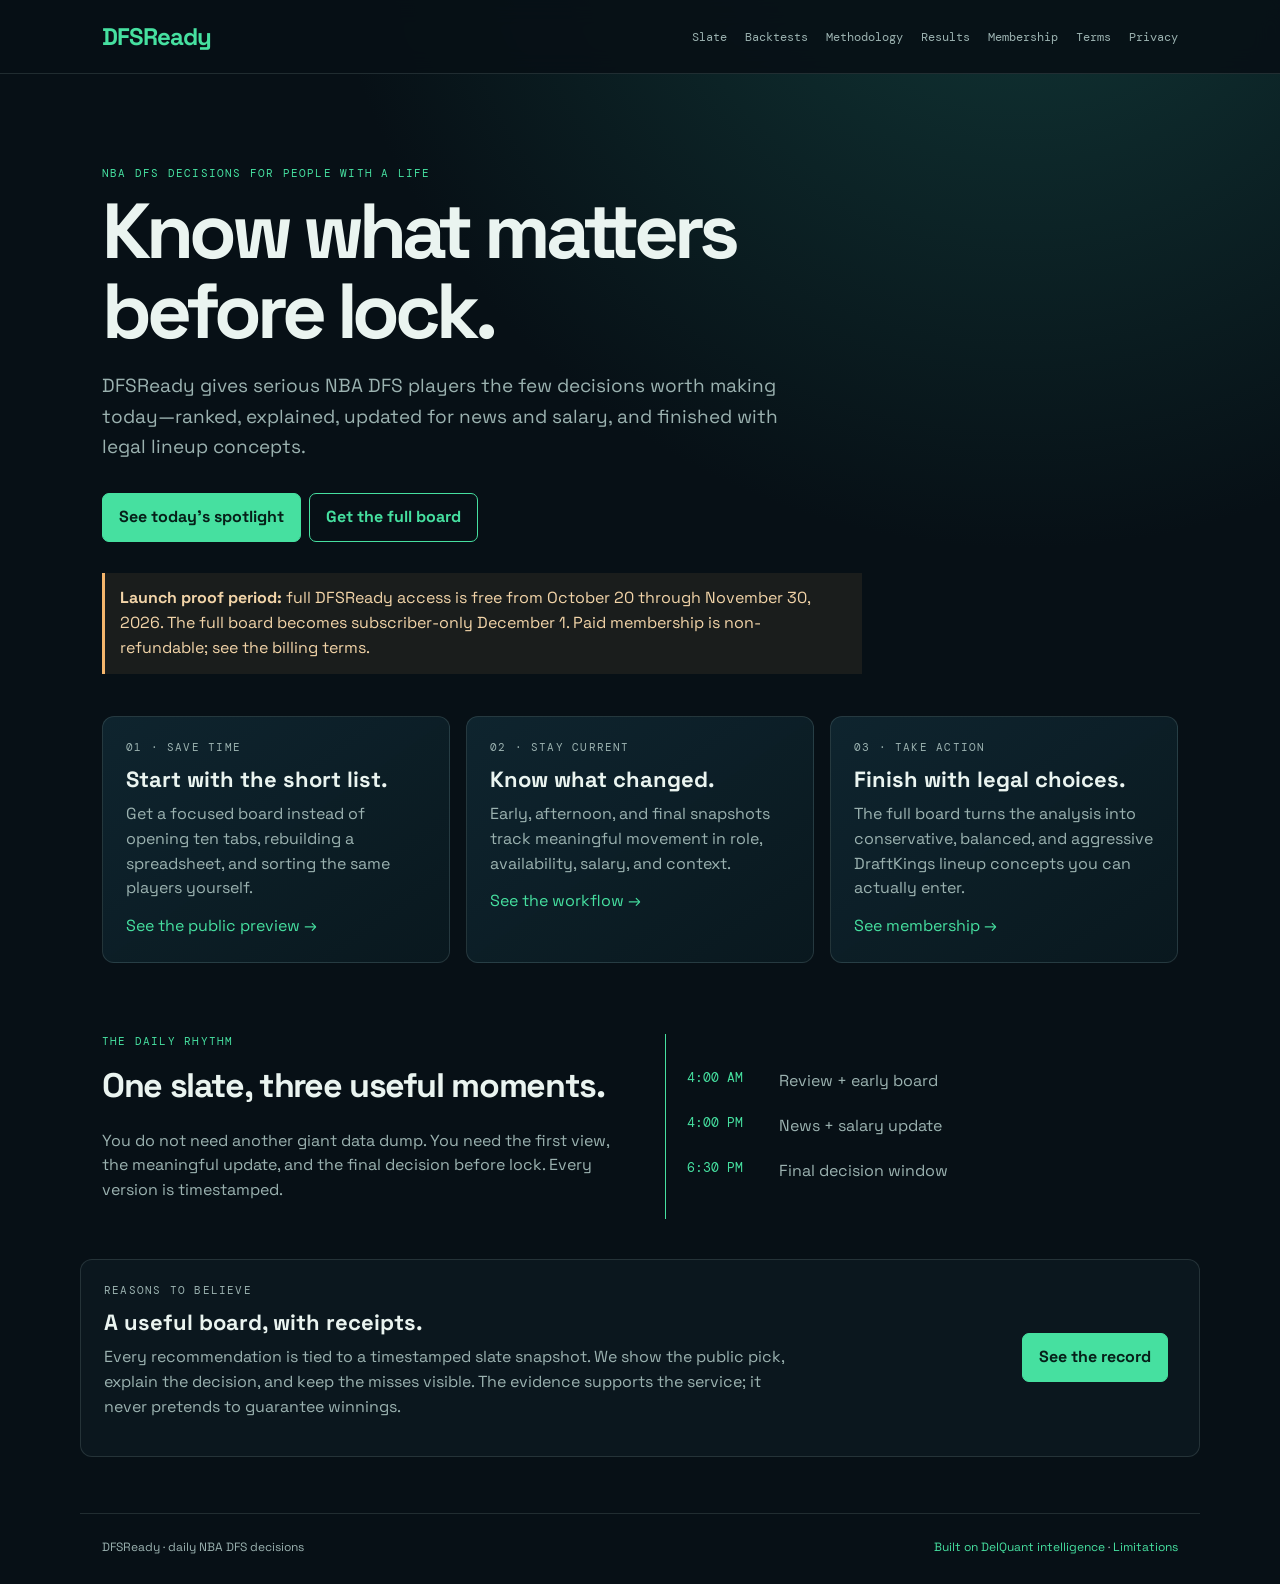
<file: index.html>
<!doctype html>
<html lang="en">
<head>
  <meta charset="utf-8"><meta name="viewport" content="width=device-width,initial-scale=1">
  <title>DFSReady — Spend less time building your NBA DFS slate</title>
  <meta name="description" content="DFSReady gives serious NBA DFS players the decisions worth making today, updated for news and salary and finished with legal lineup concepts.">
  <script defer src="https://analytics.randbalgolabs.com/script.js" data-website-id="e78b34ad-3c8b-4d5d-8131-98329f77ed56"></script>
  <link rel="stylesheet" href="assets/style.css">
</head>
<body>
<header class="site-header"><div class="bar"><a class="brand" href="index.html">DFSReady</a><nav><a href="slate.html">Slate</a><a href="backtests.html">Backtests</a><a href="methodology.html">Methodology</a><a href="results.html">Results</a><a href="premium.html">Membership</a><a href="terms.html">Terms</a><a href="privacy.html">Privacy</a></nav></div></header>
<main>
  <section class="hero wrap">
    <p class="eyebrow">NBA DFS DECISIONS FOR PEOPLE WITH A LIFE</p>
    <h1>Know what matters before lock.</h1>
    <p class="lede">DFSReady gives serious NBA DFS players the few decisions worth making today—ranked, explained, updated for news and salary, and finished with legal lineup concepts.</p>
    <div class="actions"><a class="cta" href="slate.html">See today’s spotlight</a><a class="cta secondary" href="premium.html">Get the full board</a></div>
    <div class="notice"><strong>Launch proof period:</strong> full DFSReady access is free from October 20 through November 30, 2026. The full board becomes subscriber-only December 1. Paid membership is non-refundable; see the billing terms.</div>
  </section>
  <section class="wrap grid three">
    <article class="card"><p class="eyebrow">01 · Save time</p><h2>Start with the short list.</h2><p>Get a focused board instead of opening ten tabs, rebuilding a spreadsheet, and sorting the same players yourself.</p><a href="slate.html">See the public preview →</a></article>
    <article class="card"><p class="eyebrow">02 · Stay current</p><h2>Know what changed.</h2><p>Early, afternoon, and final snapshots track meaningful movement in role, availability, salary, and context.</p><a href="methodology.html">See the workflow →</a></article>
    <article class="card"><p class="eyebrow">03 · Take action</p><h2>Finish with legal choices.</h2><p>The full board turns the analysis into conservative, balanced, and aggressive DraftKings lineup concepts you can actually enter.</p><a href="premium.html">See membership →</a></article>
  </section>
  <section class="wrap split">
    <div><p class="eyebrow">THE DAILY RHYTHM</p><h2>One slate, three useful moments.</h2><p class="muted">You do not need another giant data dump. You need the first view, the meaningful update, and the final decision before lock. Every version is timestamped.</p></div>
    <div class="timeline"><div><b>4:00 AM</b><span>Review + early board</span></div><div><b>4:00 PM</b><span>News + salary update</span></div><div><b>6:30 PM</b><span>Final decision window</span></div></div>
  </section>
  <section class="wrap card dark-card"><div><p class="eyebrow">REASONS TO BELIEVE</p><h2>A useful board, with receipts.</h2><p>Every recommendation is tied to a timestamped slate snapshot. We show the public pick, explain the decision, and keep the misses visible. The evidence supports the service; it never pretends to guarantee winnings.</p></div><a class="cta" href="results.html">See the record</a></section>
</main>
<footer><div class="wrap footer-grid"><span>DFSReady · daily NBA DFS decisions</span><span><a href="https://delquant.com" target="_blank" rel="noreferrer">Built on DelQuant intelligence</a> · <a href="legal.html">Limitations</a></span></div></footer>
</body></html>
</file>
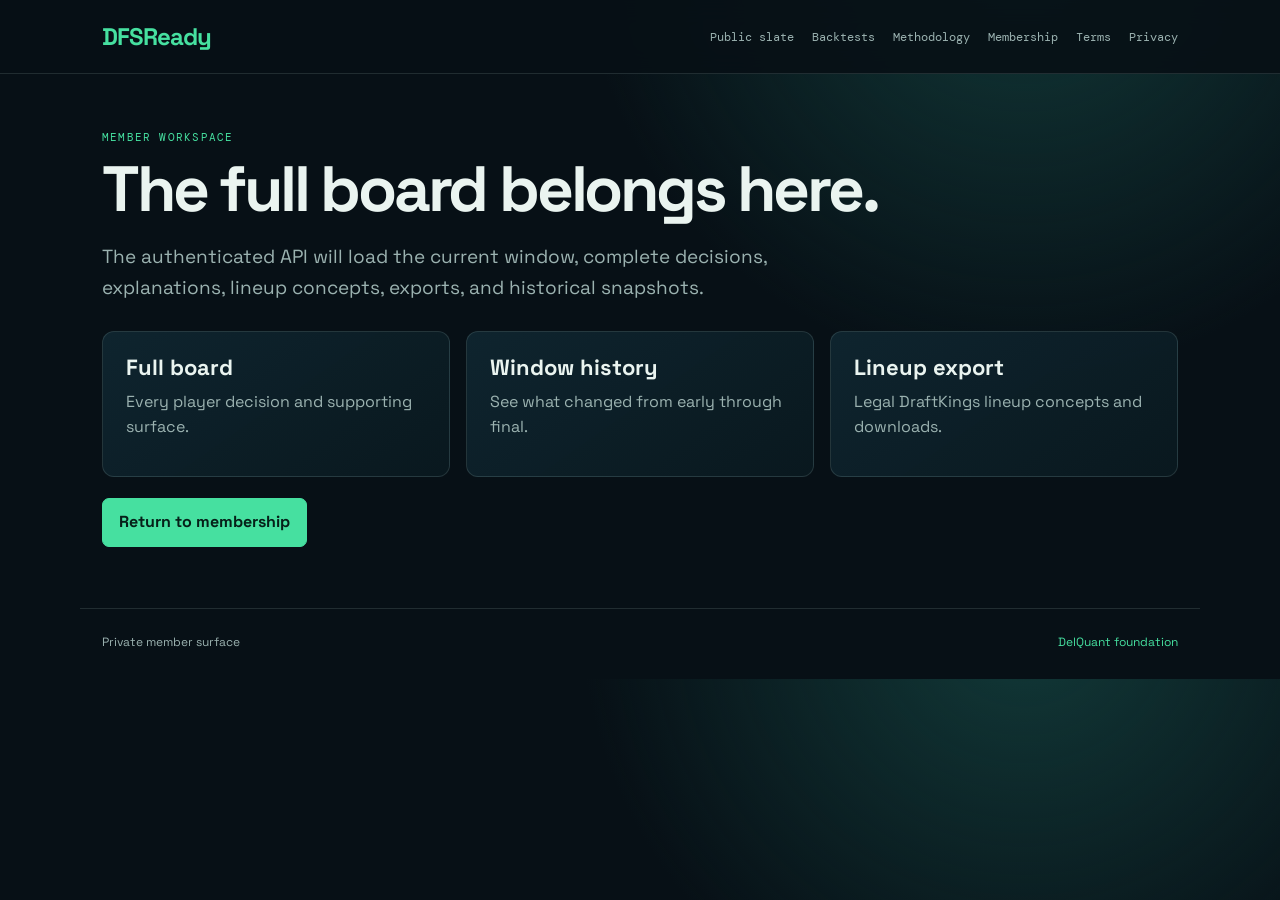
<file: app.html>
<!doctype html><html lang="en"><head><meta charset="utf-8"><meta name="viewport" content="width=device-width,initial-scale=1"><title>DFSReady — Member workspace</title><link rel="stylesheet" href="assets/style.css"></head><body>
<header class="site-header"><div class="bar"><a class="brand" href="index.html">DFSReady</a><nav><a href="slate.html">Public slate</a><a href="backtests.html">Backtests</a><a href="methodology.html">Methodology</a><a href="premium.html">Membership</a><a href="terms.html">Terms</a><a href="privacy.html">Privacy</a></nav></div></header><main class="shell"><p class="eyebrow">MEMBER WORKSPACE</p><h1>The full board belongs here.</h1><p class="lede">The authenticated API will load the current window, complete decisions, explanations, lineup concepts, exports, and historical snapshots.</p><section class="grid three section-space"><div class="card"><h2>Full board</h2><p>Every player decision and supporting surface.</p></div><div class="card"><h2>Window history</h2><p>See what changed from early through final.</p></div><div class="card"><h2>Lineup export</h2><p>Legal DraftKings lineup concepts and downloads.</p></div></section><a class="cta" href="premium.html">Return to membership</a></main><footer><div class="wrap footer-grid"><span>Private member surface</span><span><a href="https://delquant.com" target="_blank" rel="noreferrer">DelQuant foundation</a></span></div></footer></body></html>
</file>
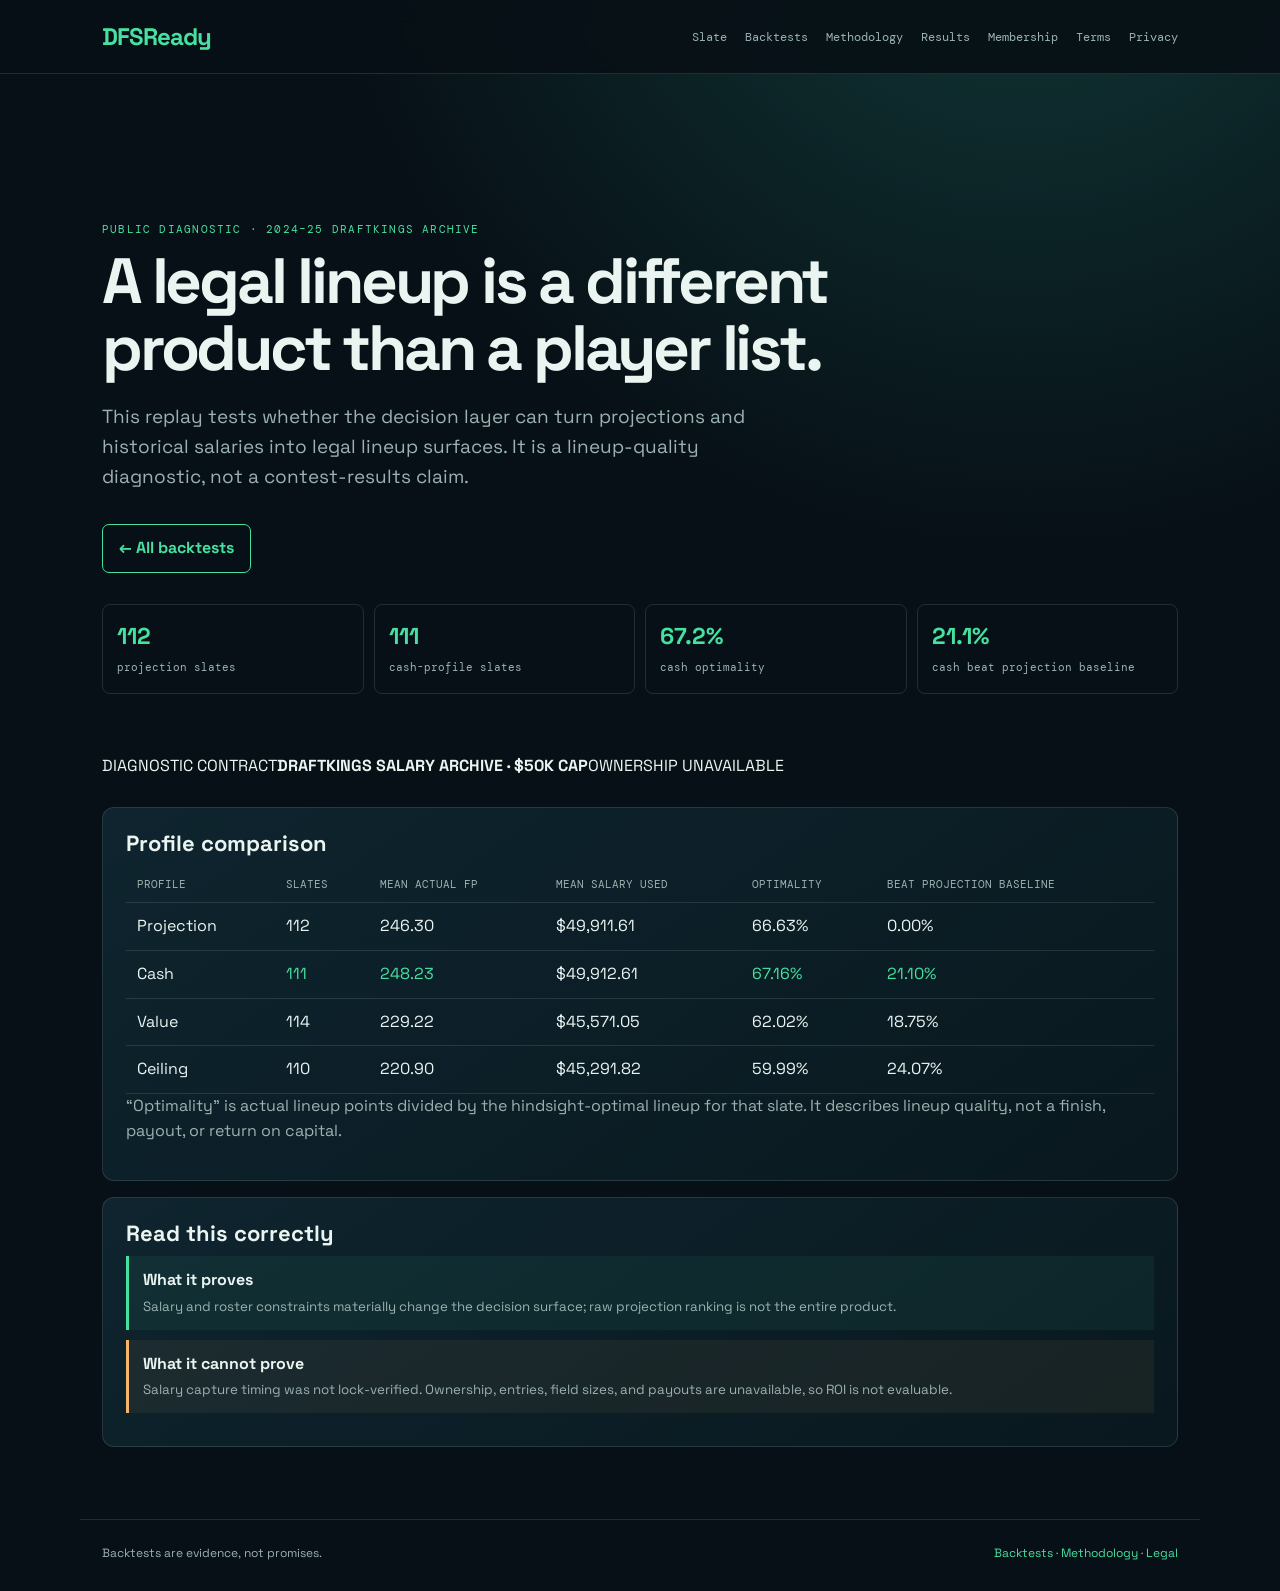
<file: backtest-2024-25.html>
<!doctype html><html lang="en"><head><meta charset="utf-8"><meta name="viewport" content="width=device-width,initial-scale=1"><title>DFSReady — 2024–25 Salary Diagnostic</title><meta name="description" content="DFSReady 2024–25 salary-aware lineup diagnostic."><link rel="stylesheet" href="assets/style.css"></head><body>
<header class="site-header"><div class="bar"><a class="brand" href="index.html">DFSReady</a><nav><a href="slate.html">Slate</a><a href="backtests.html">Backtests</a><a href="methodology.html">Methodology</a><a href="results.html">Results</a><a href="premium.html">Membership</a><a href="terms.html">Terms</a><a href="privacy.html">Privacy</a></nav></div></header>
<main class="shell"><section class="hero"><p class="eyebrow">PUBLIC DIAGNOSTIC · 2024–25 DRAFTKINGS ARCHIVE</p><h1>A legal lineup is a different product than a player list.</h1><p class="lede">This replay tests whether the decision layer can turn projections and historical salaries into legal lineup surfaces. It is a lineup-quality diagnostic, not a contest-results claim.</p><div class="actions"><a class="cta secondary" href="backtests.html">← All backtests</a></div><div class="stat-grid"><div class="stat"><b>112</b><span>projection slates</span></div><div class="stat"><b>111</b><span>cash-profile slates</span></div><div class="stat"><b>67.2%</b><span>cash optimality</span></div><div class="stat"><b>21.1%</b><span>cash beat projection baseline</span></div></div></section>
<div class="pulse"><span>DIAGNOSTIC CONTRACT</span><strong>DRAFTKINGS SALARY ARCHIVE · $50K CAP</strong><span>OWNERSHIP UNAVAILABLE</span></div>
<section class="card section-space"><h2>Profile comparison</h2><div class="table-wrap"><table><thead><tr><th>Profile</th><th>Slates</th><th>Mean actual FP</th><th>Mean salary used</th><th>Optimality</th><th>Beat projection baseline</th></tr></thead><tbody><tr><td>Projection</td><td>112</td><td>246.30</td><td>$49,911.61</td><td>66.63%</td><td>0.00%</td></tr><tr><td>Cash</td><td class="good">111</td><td class="good">248.23</td><td>$49,912.61</td><td class="good">67.16%</td><td class="good">21.10%</td></tr><tr><td>Value</td><td>114</td><td>229.22</td><td>$45,571.05</td><td>62.02%</td><td>18.75%</td></tr><tr><td>Ceiling</td><td>110</td><td>220.90</td><td>$45,291.82</td><td>59.99%</td><td>24.07%</td></tr></tbody></table></div><p class="muted section-space">“Optimality” is actual lineup points divided by the hindsight-optimal lineup for that slate. It describes lineup quality, not a finish, payout, or return on capital.</p></section>
<section class="card"><h2>Read this correctly</h2><div class="decision"><strong>What it proves</strong><small>Salary and roster constraints materially change the decision surface; raw projection ranking is not the entire product.</small></div><div class="decision warn"><strong>What it cannot prove</strong><small>Salary capture timing was not lock-verified. Ownership, entries, field sizes, and payouts are unavailable, so ROI is not evaluable.</small></div></section></main>
<footer><div class="wrap footer-grid"><span>Backtests are evidence, not promises.</span><span><a href="backtests.html">Backtests</a> · <a href="methodology.html">Methodology</a> · <a href="legal.html">Legal</a></span></div></footer></body></html>
</file>
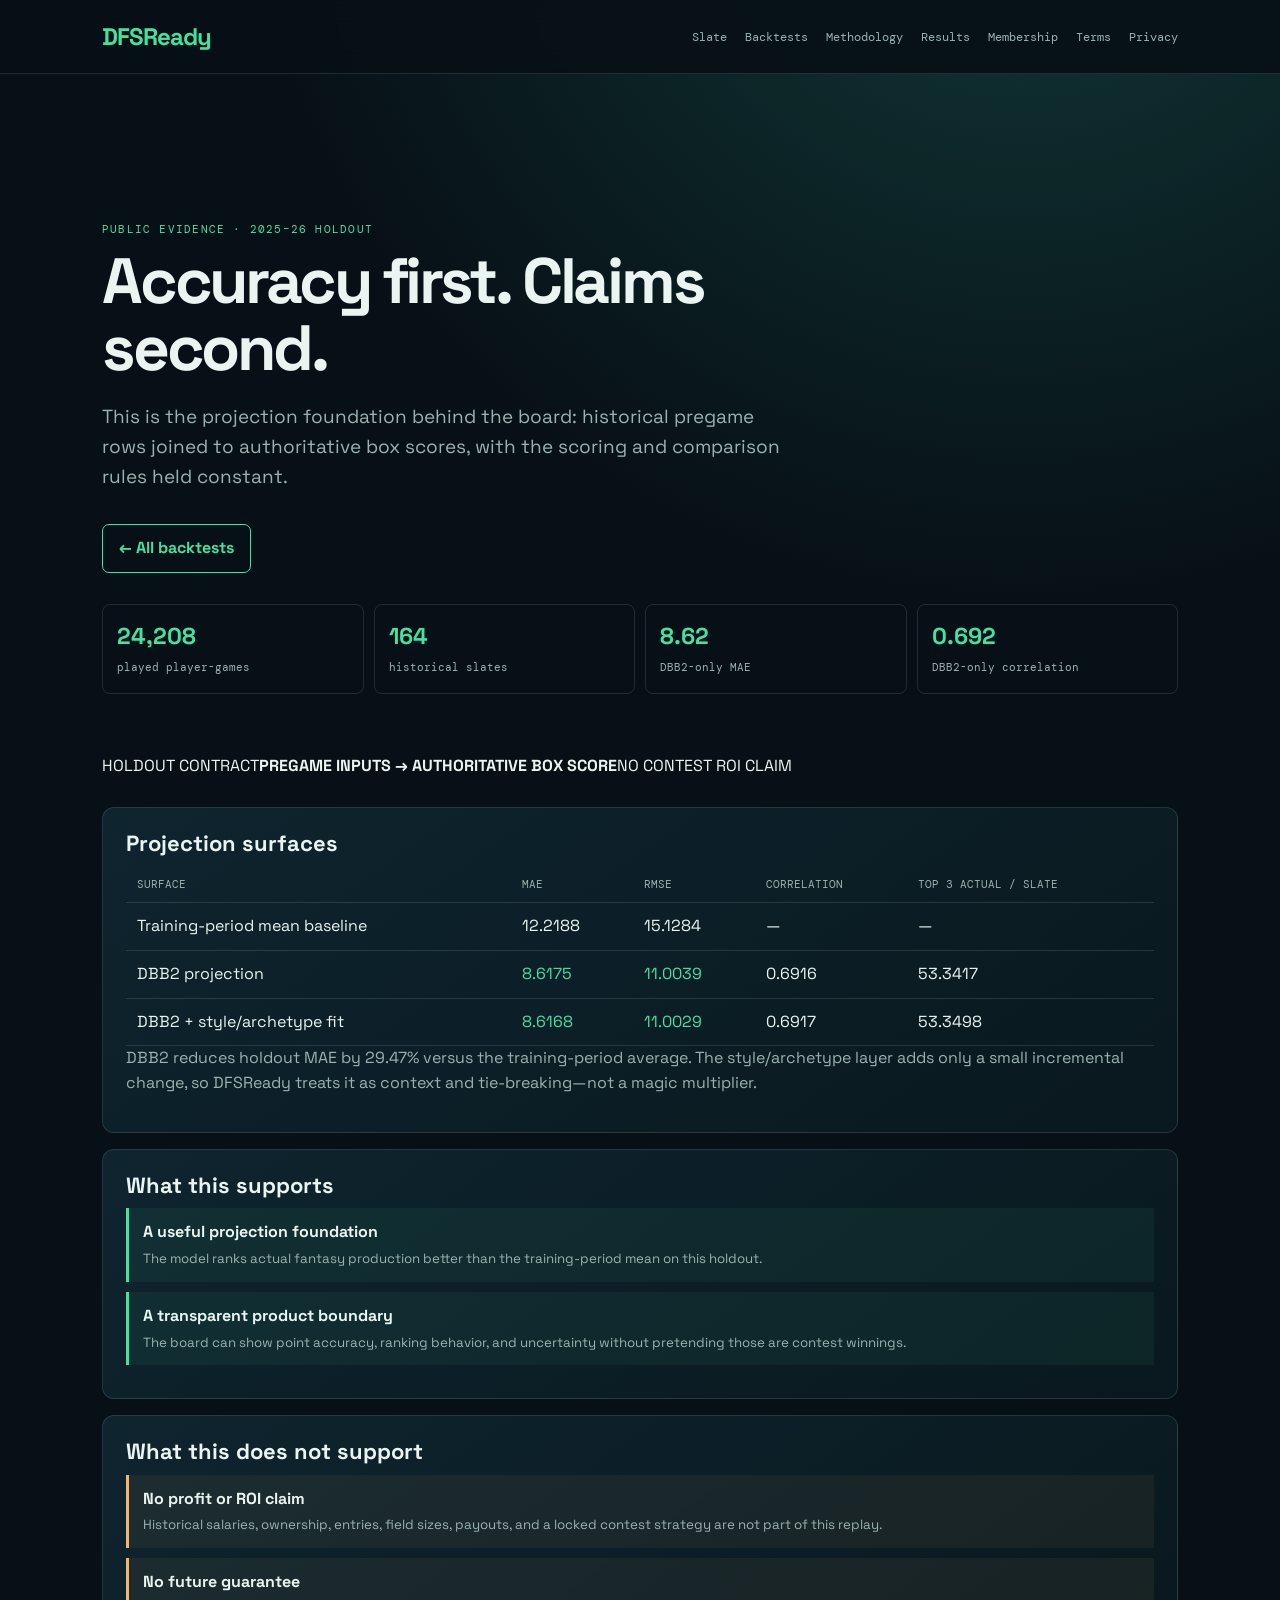
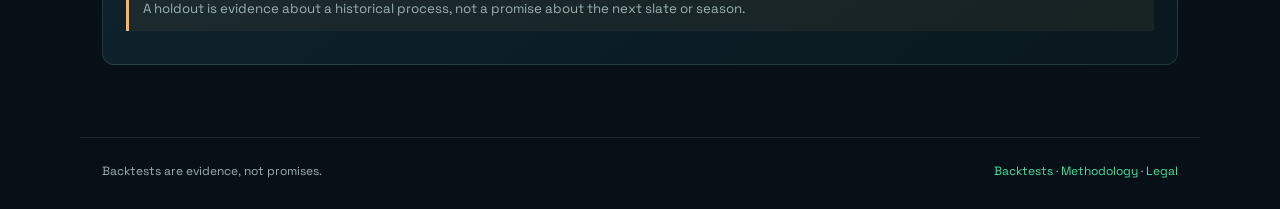
<file: backtest-2025-26.html>
<!doctype html><html lang="en"><head><meta charset="utf-8"><meta name="viewport" content="width=device-width,initial-scale=1"><title>DFSReady — 2025–26 Holdout</title><meta name="description" content="DFSReady 2025–26 projection holdout evidence."><link rel="stylesheet" href="assets/style.css"></head><body>
<header class="site-header"><div class="bar"><a class="brand" href="index.html">DFSReady</a><nav><a href="slate.html">Slate</a><a href="backtests.html">Backtests</a><a href="methodology.html">Methodology</a><a href="results.html">Results</a><a href="premium.html">Membership</a><a href="terms.html">Terms</a><a href="privacy.html">Privacy</a></nav></div></header>
<main class="shell"><section class="hero"><p class="eyebrow">PUBLIC EVIDENCE · 2025–26 HOLDOUT</p><h1>Accuracy first. Claims second.</h1><p class="lede">This is the projection foundation behind the board: historical pregame rows joined to authoritative box scores, with the scoring and comparison rules held constant.</p><div class="actions"><a class="cta secondary" href="backtests.html">← All backtests</a></div><div class="stat-grid"><div class="stat"><b>24,208</b><span>played player-games</span></div><div class="stat"><b>164</b><span>historical slates</span></div><div class="stat"><b>8.62</b><span>DBB2-only MAE</span></div><div class="stat"><b>0.692</b><span>DBB2-only correlation</span></div></div></section>
<div class="pulse"><span>HOLDOUT CONTRACT</span><strong>PREGAME INPUTS → AUTHORITATIVE BOX SCORE</strong><span>NO CONTEST ROI CLAIM</span></div>
<section class="card section-space"><h2>Projection surfaces</h2><div class="table-wrap"><table><thead><tr><th>Surface</th><th>MAE</th><th>RMSE</th><th>Correlation</th><th>Top 3 actual / slate</th></tr></thead><tbody><tr><td>Training-period mean baseline</td><td>12.2188</td><td>15.1284</td><td>—</td><td>—</td></tr><tr><td>DBB2 projection</td><td class="good">8.6175</td><td class="good">11.0039</td><td>0.6916</td><td>53.3417</td></tr><tr><td>DBB2 + style/archetype fit</td><td class="good">8.6168</td><td class="good">11.0029</td><td>0.6917</td><td>53.3498</td></tr></tbody></table></div><p class="muted section-space">DBB2 reduces holdout MAE by 29.47% versus the training-period average. The style/archetype layer adds only a small incremental change, so DFSReady treats it as context and tie-breaking—not a magic multiplier.</p></section>
<section class="card"><h2>What this supports</h2><div class="decision"><strong>A useful projection foundation</strong><small>The model ranks actual fantasy production better than the training-period mean on this holdout.</small></div><div class="decision"><strong>A transparent product boundary</strong><small>The board can show point accuracy, ranking behavior, and uncertainty without pretending those are contest winnings.</small></div></section>
<section class="card"><h2>What this does not support</h2><div class="decision warn"><strong>No profit or ROI claim</strong><small>Historical salaries, ownership, entries, field sizes, payouts, and a locked contest strategy are not part of this replay.</small></div><div class="decision warn"><strong>No future guarantee</strong><small>A holdout is evidence about a historical process, not a promise about the next slate or season.</small></div></section></main>
<footer><div class="wrap footer-grid"><span>Backtests are evidence, not promises.</span><span><a href="backtests.html">Backtests</a> · <a href="methodology.html">Methodology</a> · <a href="legal.html">Legal</a></span></div></footer></body></html>
</file>
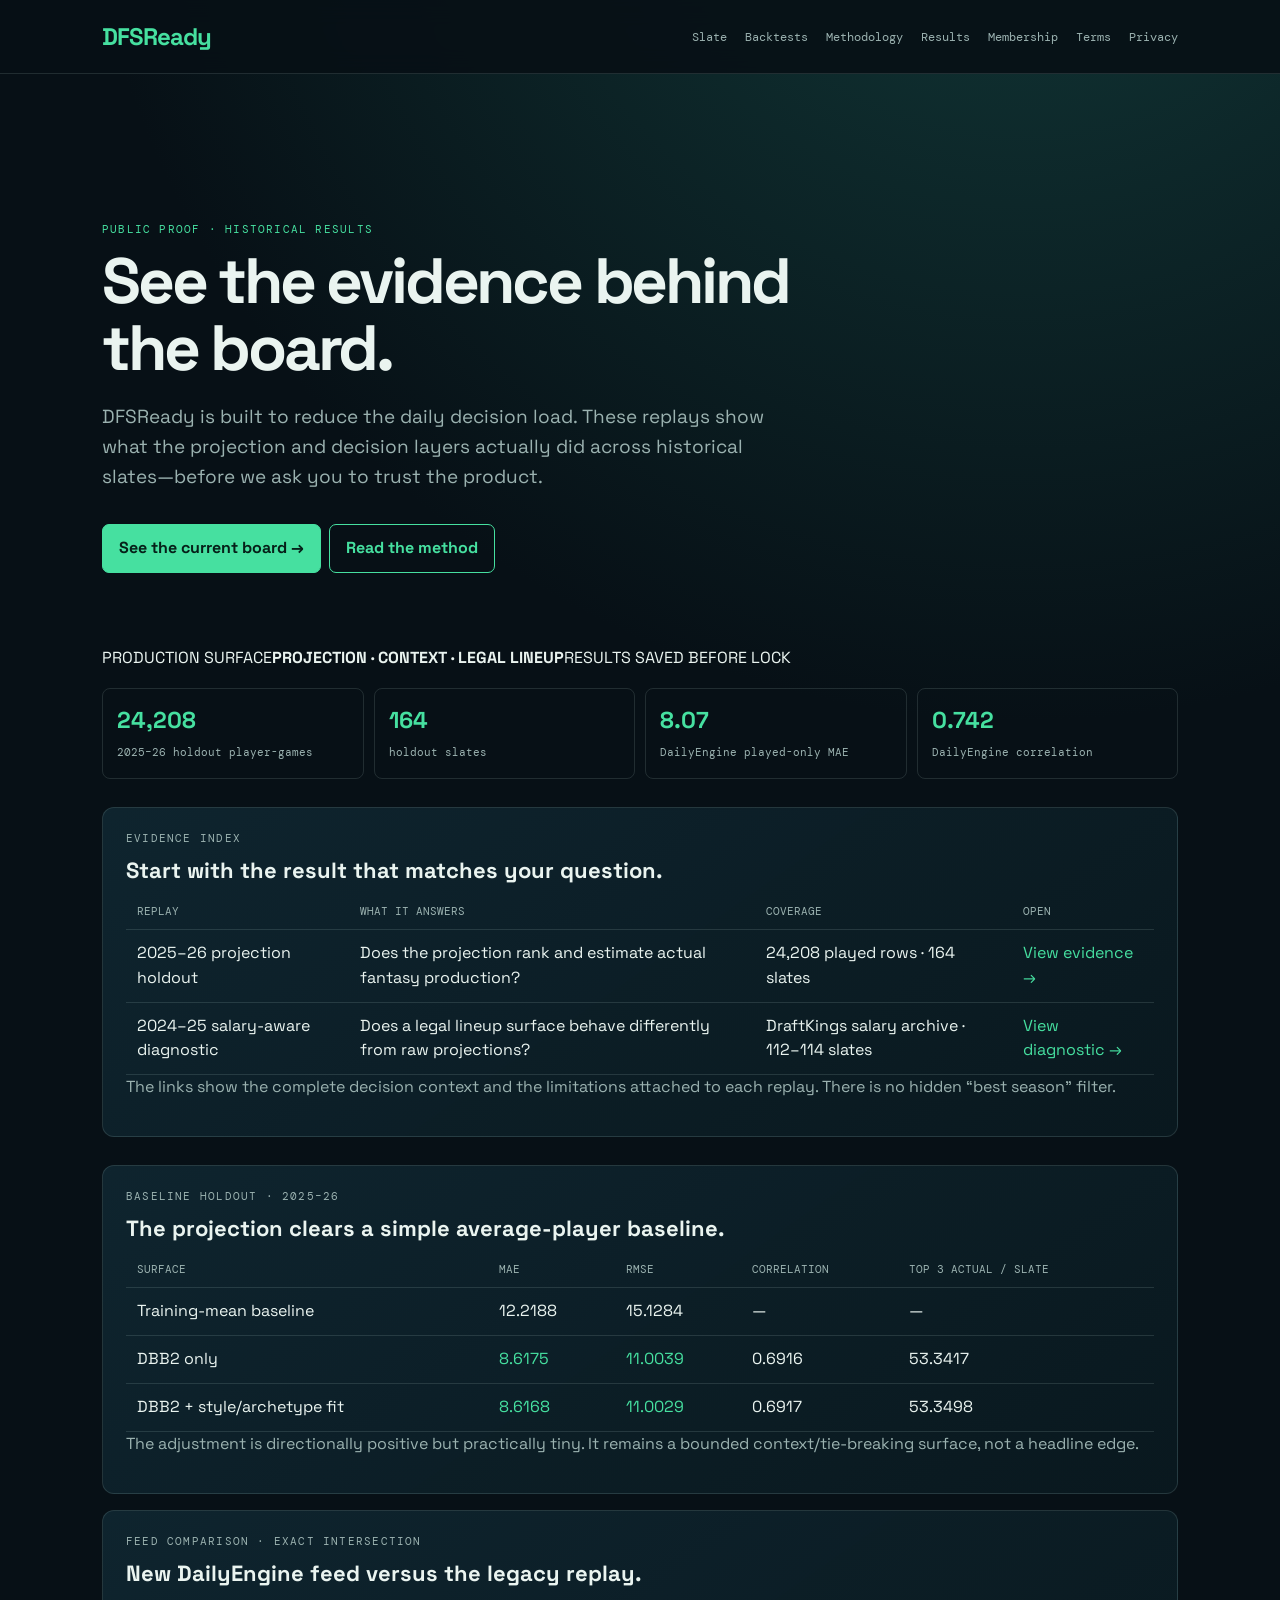
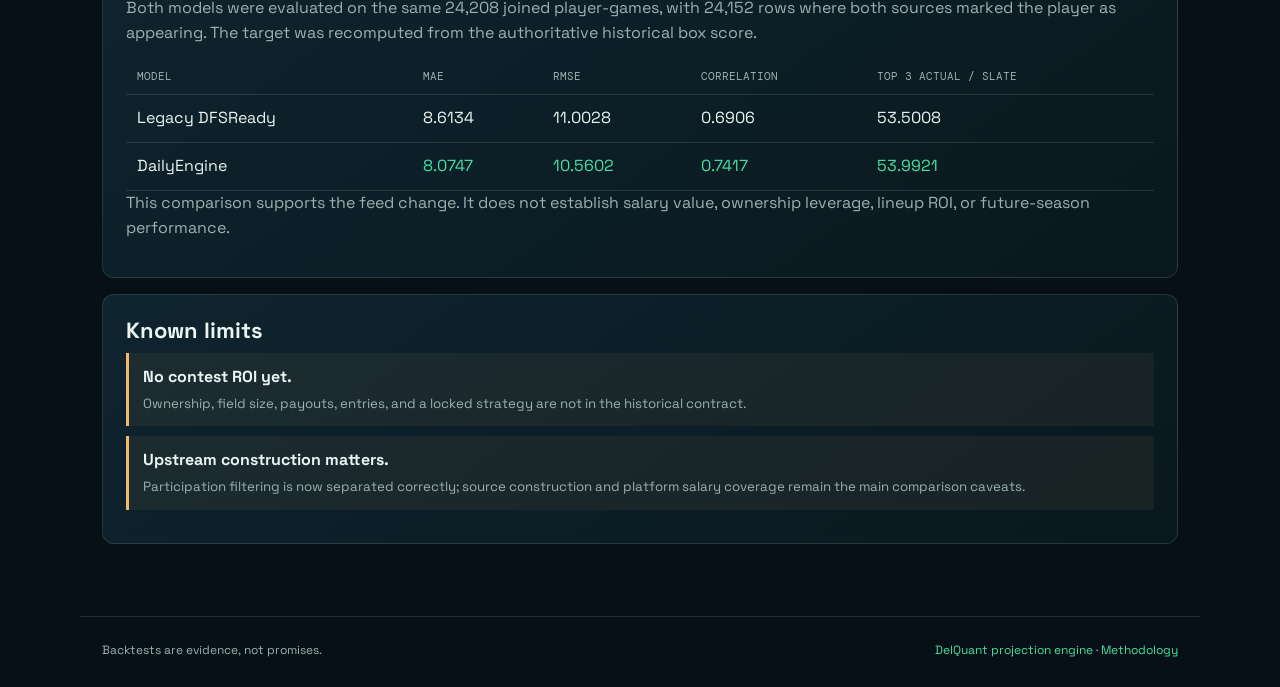
<file: backtests.html>
<!doctype html><html lang="en"><head><meta charset="utf-8"><meta name="viewport" content="width=device-width,initial-scale=1"><title>DFSReady — Backtests</title><meta name="description" content="DFSReady historical holdout, feed comparison, and salary-aware lineup diagnostics."><link rel="stylesheet" href="assets/style.css"></head><body>
<header class="site-header"><div class="bar"><a class="brand" href="index.html">DFSReady</a><nav><a href="slate.html">Slate</a><a href="backtests.html">Backtests</a><a href="methodology.html">Methodology</a><a href="results.html">Results</a><a href="premium.html">Membership</a><a href="terms.html">Terms</a><a href="privacy.html">Privacy</a></nav></div></header>
<main class="shell"><section class="hero"><p class="eyebrow">PUBLIC PROOF · HISTORICAL RESULTS</p><h1>See the evidence behind the board.</h1><p class="lede">DFSReady is built to reduce the daily decision load. These replays show what the projection and decision layers actually did across historical slates—before we ask you to trust the product.</p><div class="actions"><a class="cta" href="slate.html">See the current board →</a><a class="cta secondary" href="methodology.html">Read the method</a></div></section>
<div class="pulse"><span>PRODUCTION SURFACE</span><strong>PROJECTION · CONTEXT · LEGAL LINEUP</strong><span>RESULTS SAVED BEFORE LOCK</span></div>
<section class="stat-grid"><div class="stat"><b>24,208</b><span>2025–26 holdout player-games</span></div><div class="stat"><b>164</b><span>holdout slates</span></div><div class="stat"><b>8.07</b><span>DailyEngine played-only MAE</span></div><div class="stat"><b>0.742</b><span>DailyEngine correlation</span></div></section>
<section class="card section-space"><p class="eyebrow">EVIDENCE INDEX</p><h2>Start with the result that matches your question.</h2><div class="table-wrap"><table><thead><tr><th>Replay</th><th>What it answers</th><th>Coverage</th><th>Open</th></tr></thead><tbody><tr><td>2025–26 projection holdout</td><td>Does the projection rank and estimate actual fantasy production?</td><td>24,208 played rows · 164 slates</td><td><a href="backtest-2025-26.html">View evidence →</a></td></tr><tr><td>2024–25 salary-aware diagnostic</td><td>Does a legal lineup surface behave differently from raw projections?</td><td>DraftKings salary archive · 112–114 slates</td><td><a href="backtest-2024-25.html">View diagnostic →</a></td></tr></tbody></table></div><p class="muted section-space">The links show the complete decision context and the limitations attached to each replay. There is no hidden “best season” filter.</p></section>
<section class="card section-space"><p class="eyebrow">BASELINE HOLDOUT · 2025–26</p><h2>The projection clears a simple average-player baseline.</h2><div class="table-wrap"><table><thead><tr><th>Surface</th><th>MAE</th><th>RMSE</th><th>Correlation</th><th>Top 3 actual / slate</th></tr></thead><tbody><tr><td>Training-mean baseline</td><td>12.2188</td><td>15.1284</td><td>—</td><td>—</td></tr><tr><td>DBB2 only</td><td class="good">8.6175</td><td class="good">11.0039</td><td>0.6916</td><td>53.3417</td></tr><tr><td>DBB2 + style/archetype fit</td><td class="good">8.6168</td><td class="good">11.0029</td><td>0.6917</td><td>53.3498</td></tr></tbody></table></div><p class="muted section-space">The adjustment is directionally positive but practically tiny. It remains a bounded context/tie-breaking surface, not a headline edge.</p></section>
<section class="card"><p class="eyebrow">FEED COMPARISON · EXACT INTERSECTION</p><h2>New DailyEngine feed versus the legacy replay.</h2><p>Both models were evaluated on the same 24,208 joined player-games, with 24,152 rows where both sources marked the player as appearing. The target was recomputed from the authoritative historical box score.</p><div class="table-wrap"><table><thead><tr><th>Model</th><th>MAE</th><th>RMSE</th><th>Correlation</th><th>Top 3 actual / slate</th></tr></thead><tbody><tr><td>Legacy DFSReady</td><td>8.6134</td><td>11.0028</td><td>0.6906</td><td>53.5008</td></tr><tr><td>DailyEngine</td><td class="good">8.0747</td><td class="good">10.5602</td><td class="good">0.7417</td><td class="good">53.9921</td></tr></tbody></table></div><p class="muted section-space">This comparison supports the feed change. It does not establish salary value, ownership leverage, lineup ROI, or future-season performance.</p></section>
<section class="card"><h2>Known limits</h2><div class="decision warn"><strong>No contest ROI yet.</strong><small>Ownership, field size, payouts, entries, and a locked strategy are not in the historical contract.</small></div><div class="decision warn"><strong>Upstream construction matters.</strong><small>Participation filtering is now separated correctly; source construction and platform salary coverage remain the main comparison caveats.</small></div></section></main>
<footer><div class="wrap footer-grid"><span>Backtests are evidence, not promises.</span><span><a href="https://delquant.com" target="_blank" rel="noreferrer">DelQuant projection engine</a> · <a href="methodology.html">Methodology</a></span></div></footer></body></html>
</file>
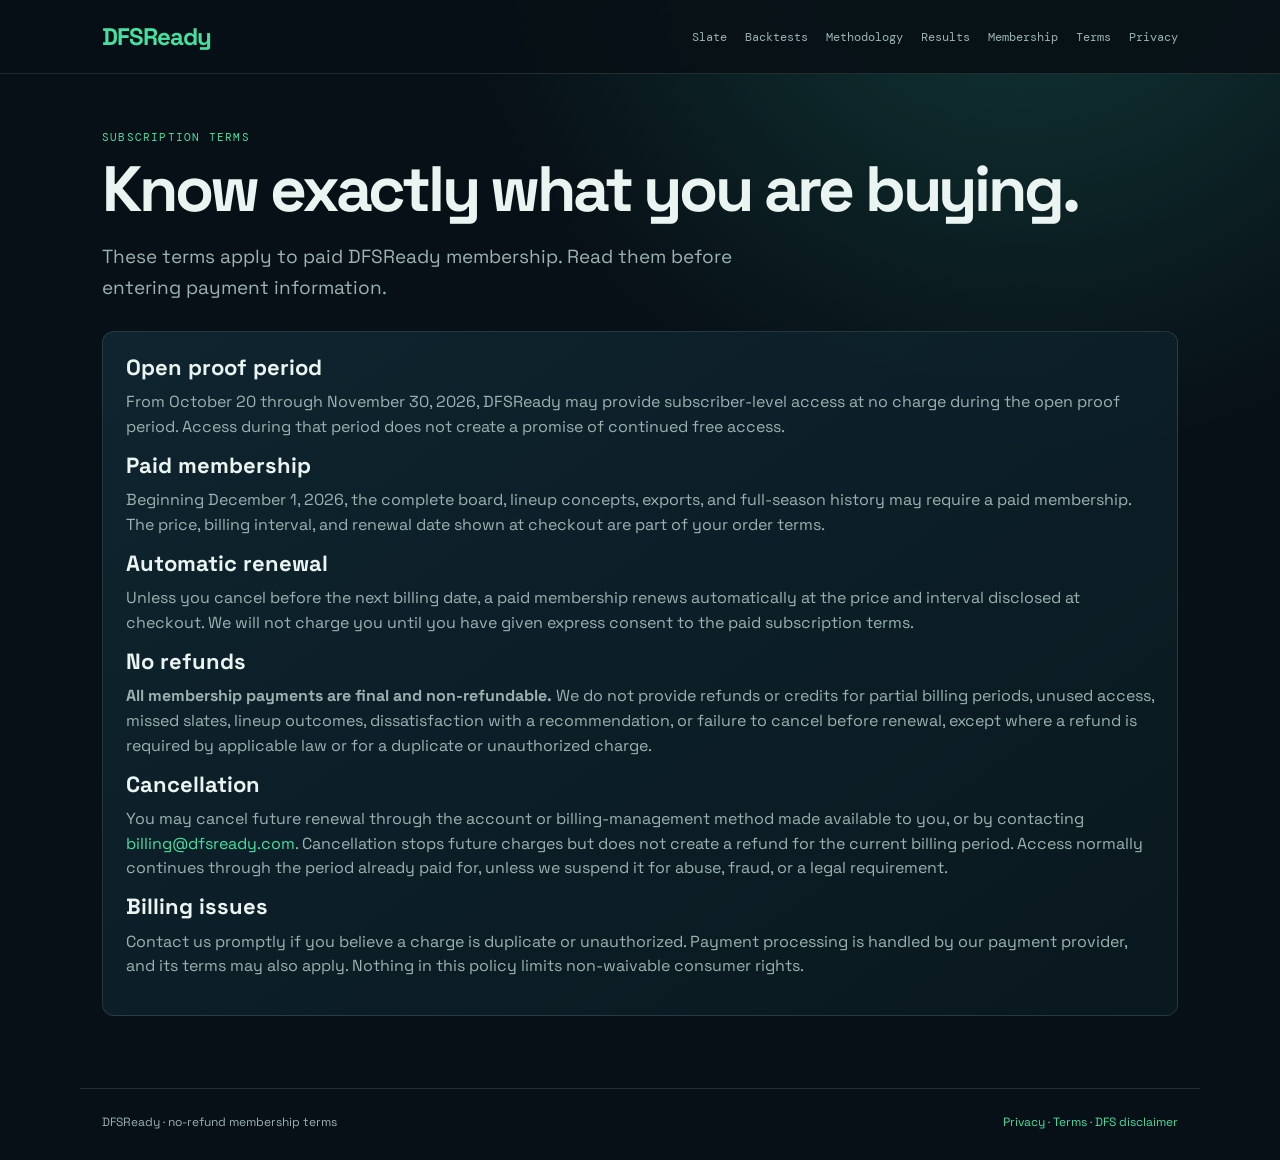
<file: billing.html>
<!doctype html>
<html lang="en">
<head><meta charset="utf-8"><meta name="viewport" content="width=device-width,initial-scale=1"><title>DFSReady — Subscription and refund policy</title><meta name="description" content="DFSReady membership billing, cancellation, and no-refund policy."><link rel="stylesheet" href="assets/style.css"></head>
<body>
<header class="site-header"><div class="bar"><a class="brand" href="index.html">DFSReady</a><nav><a href="slate.html">Slate</a><a href="backtests.html">Backtests</a><a href="methodology.html">Methodology</a><a href="results.html">Results</a><a href="premium.html">Membership</a><a href="terms.html">Terms</a><a href="privacy.html">Privacy</a></nav></div></header>
<main class="shell"><p class="eyebrow">SUBSCRIPTION TERMS</p><h1>Know exactly what you are buying.</h1><p class="lede">These terms apply to paid DFSReady membership. Read them before entering payment information.</p><section class="card section-space"><h2>Open proof period</h2><p>From October 20 through November 30, 2026, DFSReady may provide subscriber-level access at no charge during the open proof period. Access during that period does not create a promise of continued free access.</p><h2>Paid membership</h2><p>Beginning December 1, 2026, the complete board, lineup concepts, exports, and full-season history may require a paid membership. The price, billing interval, and renewal date shown at checkout are part of your order terms.</p><h2>Automatic renewal</h2><p>Unless you cancel before the next billing date, a paid membership renews automatically at the price and interval disclosed at checkout. We will not charge you until you have given express consent to the paid subscription terms.</p><h2>No refunds</h2><p><strong>All membership payments are final and non-refundable.</strong> We do not provide refunds or credits for partial billing periods, unused access, missed slates, lineup outcomes, dissatisfaction with a recommendation, or failure to cancel before renewal, except where a refund is required by applicable law or for a duplicate or unauthorized charge.</p><h2>Cancellation</h2><p>You may cancel future renewal through the account or billing-management method made available to you, or by contacting <a href="mailto:billing@dfsready.com">billing@dfsready.com</a>. Cancellation stops future charges but does not create a refund for the current billing period. Access normally continues through the period already paid for, unless we suspend it for abuse, fraud, or a legal requirement.</p><h2>Billing issues</h2><p>Contact us promptly if you believe a charge is duplicate or unauthorized. Payment processing is handled by our payment provider, and its terms may also apply. Nothing in this policy limits non-waivable consumer rights.</p></section></main>
<footer><div class="wrap footer-grid"><span>DFSReady · no-refund membership terms</span><span><a href="privacy.html">Privacy</a> · <a href="terms.html">Terms</a> · <a href="legal.html">DFS disclaimer</a></span></div></footer>
</body></html>
</file>
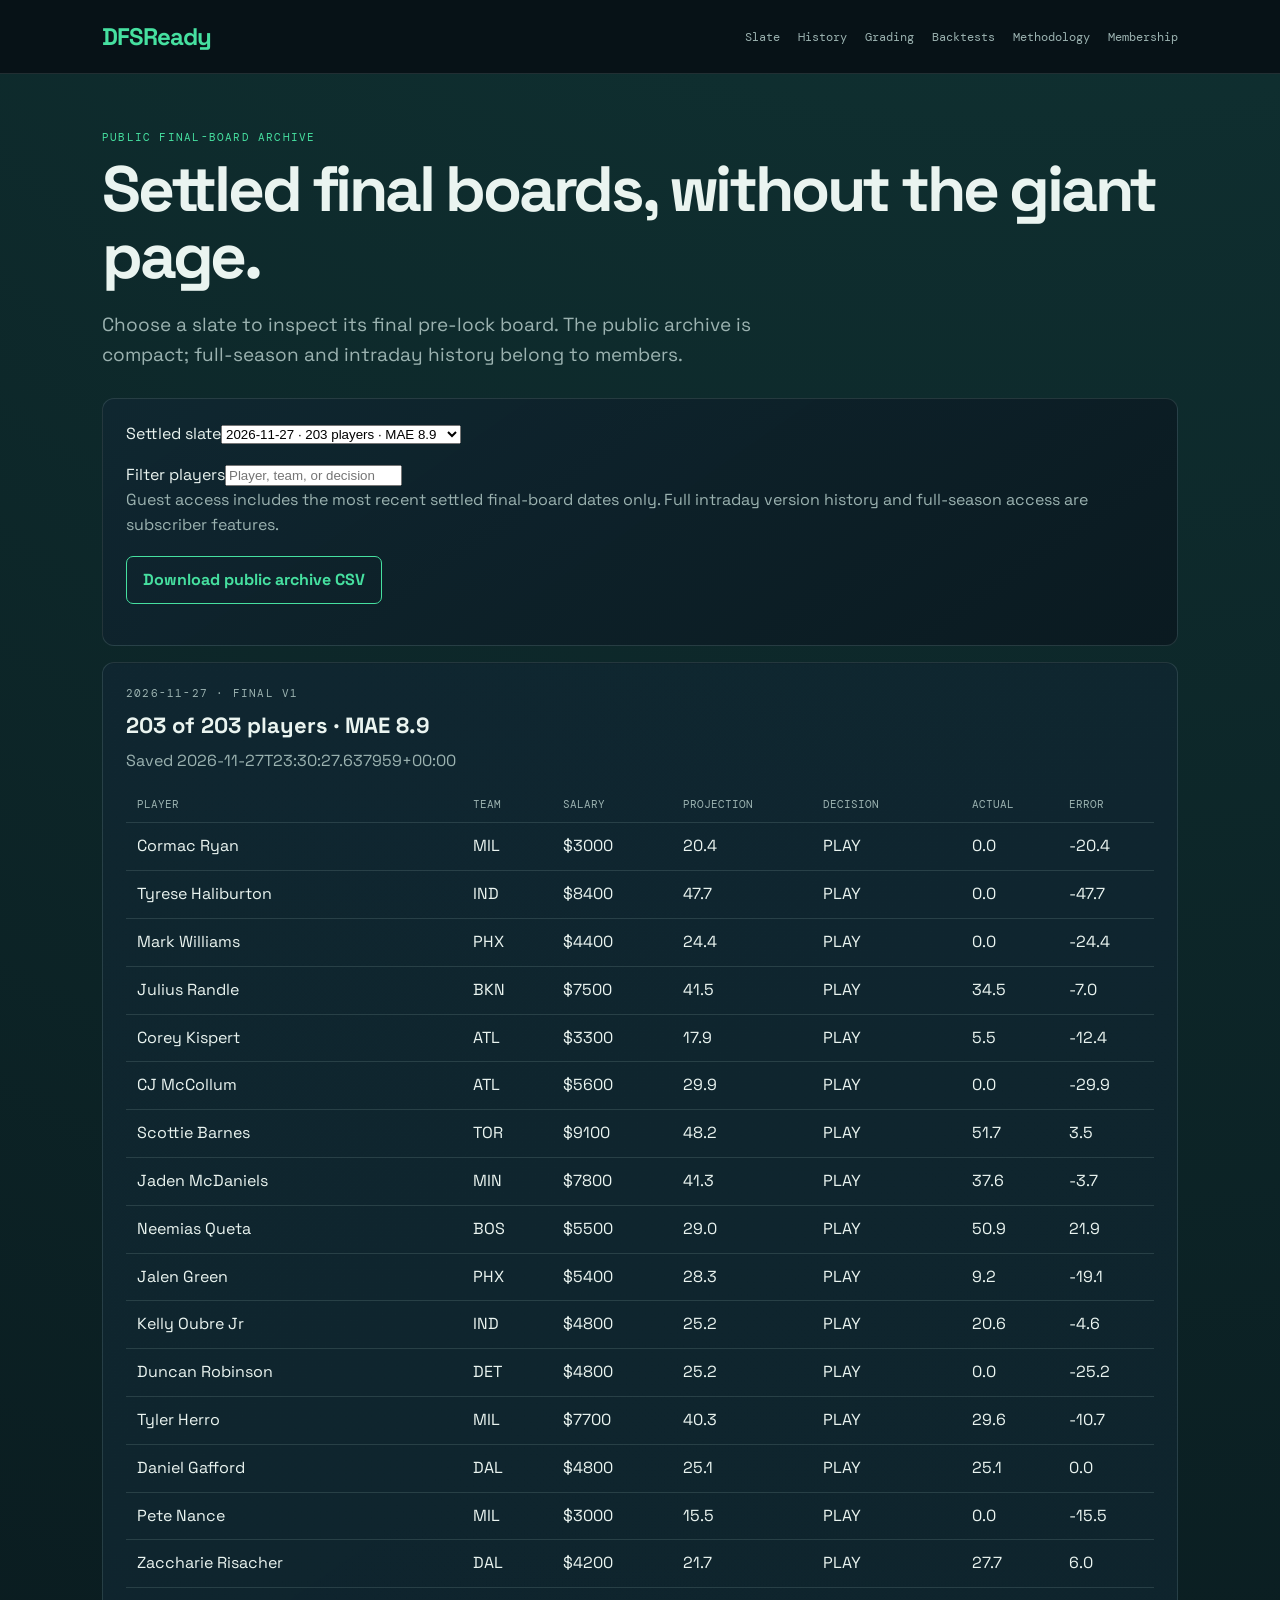
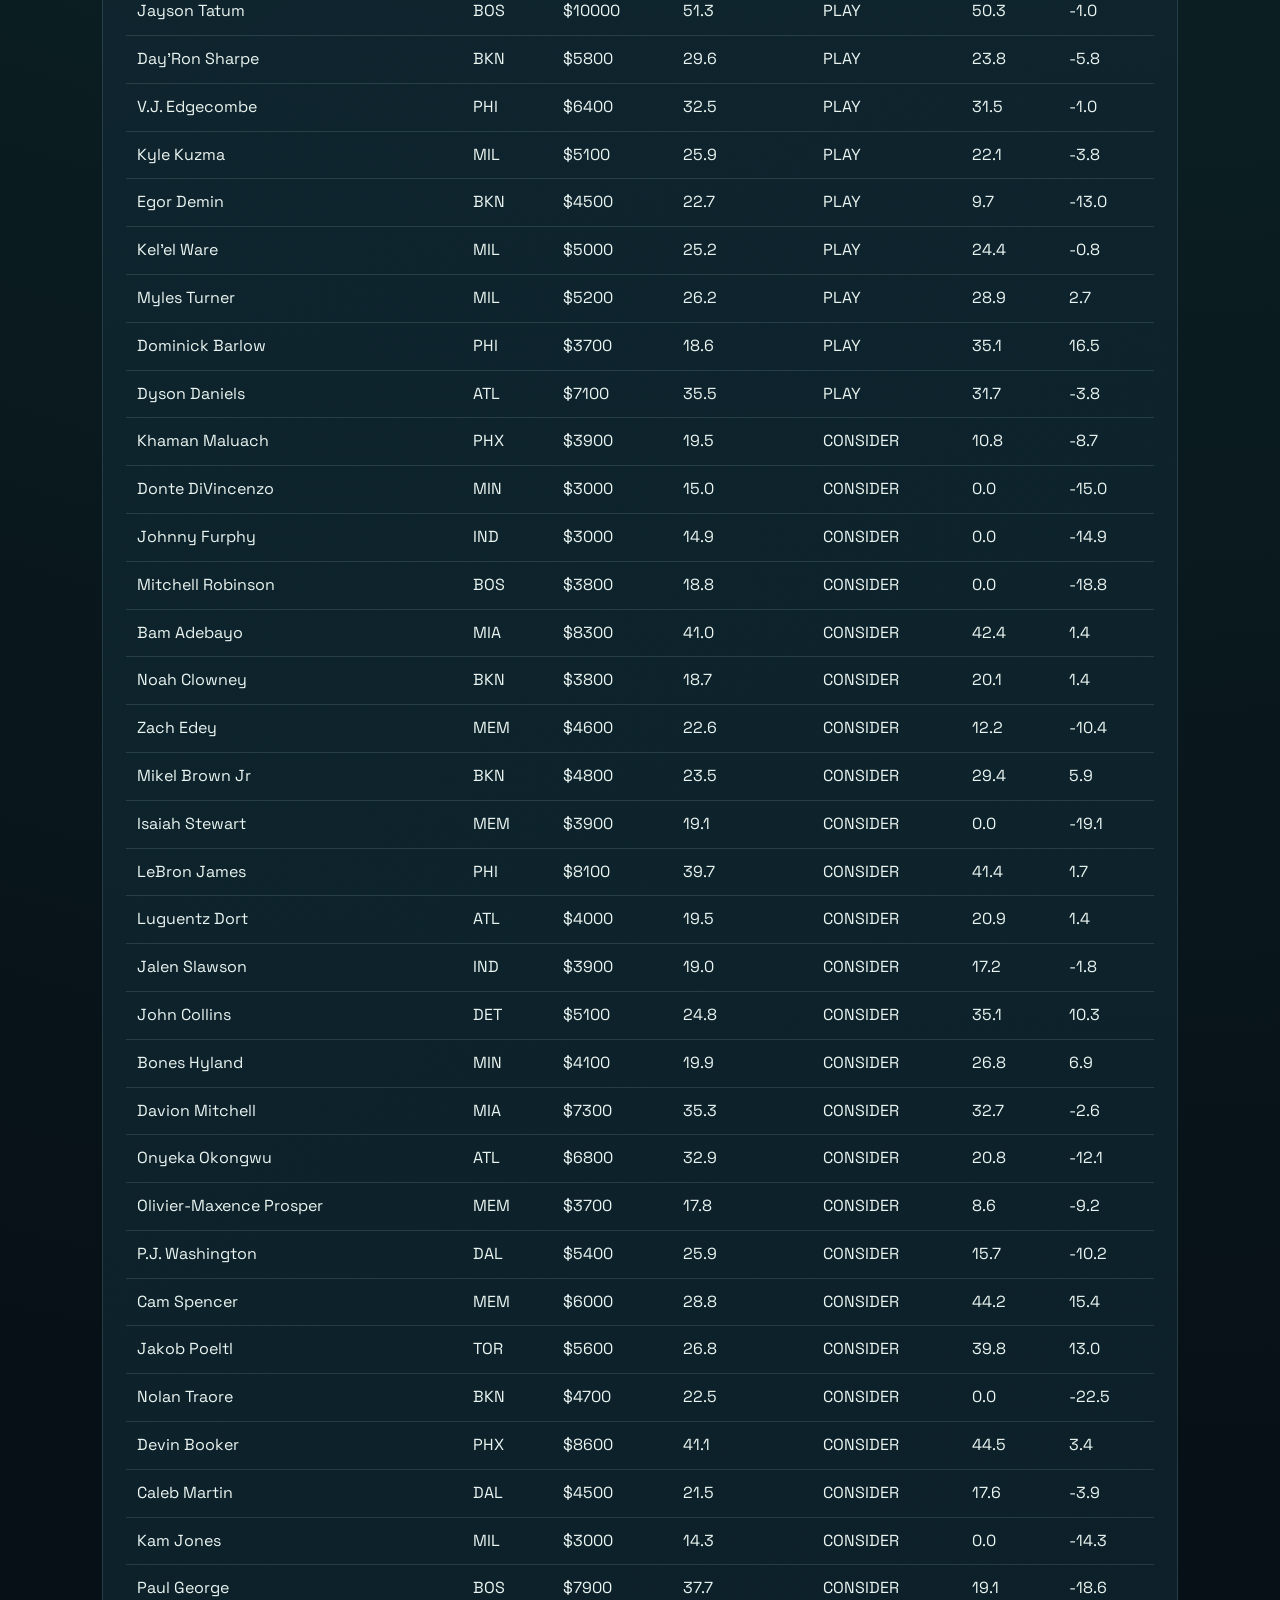
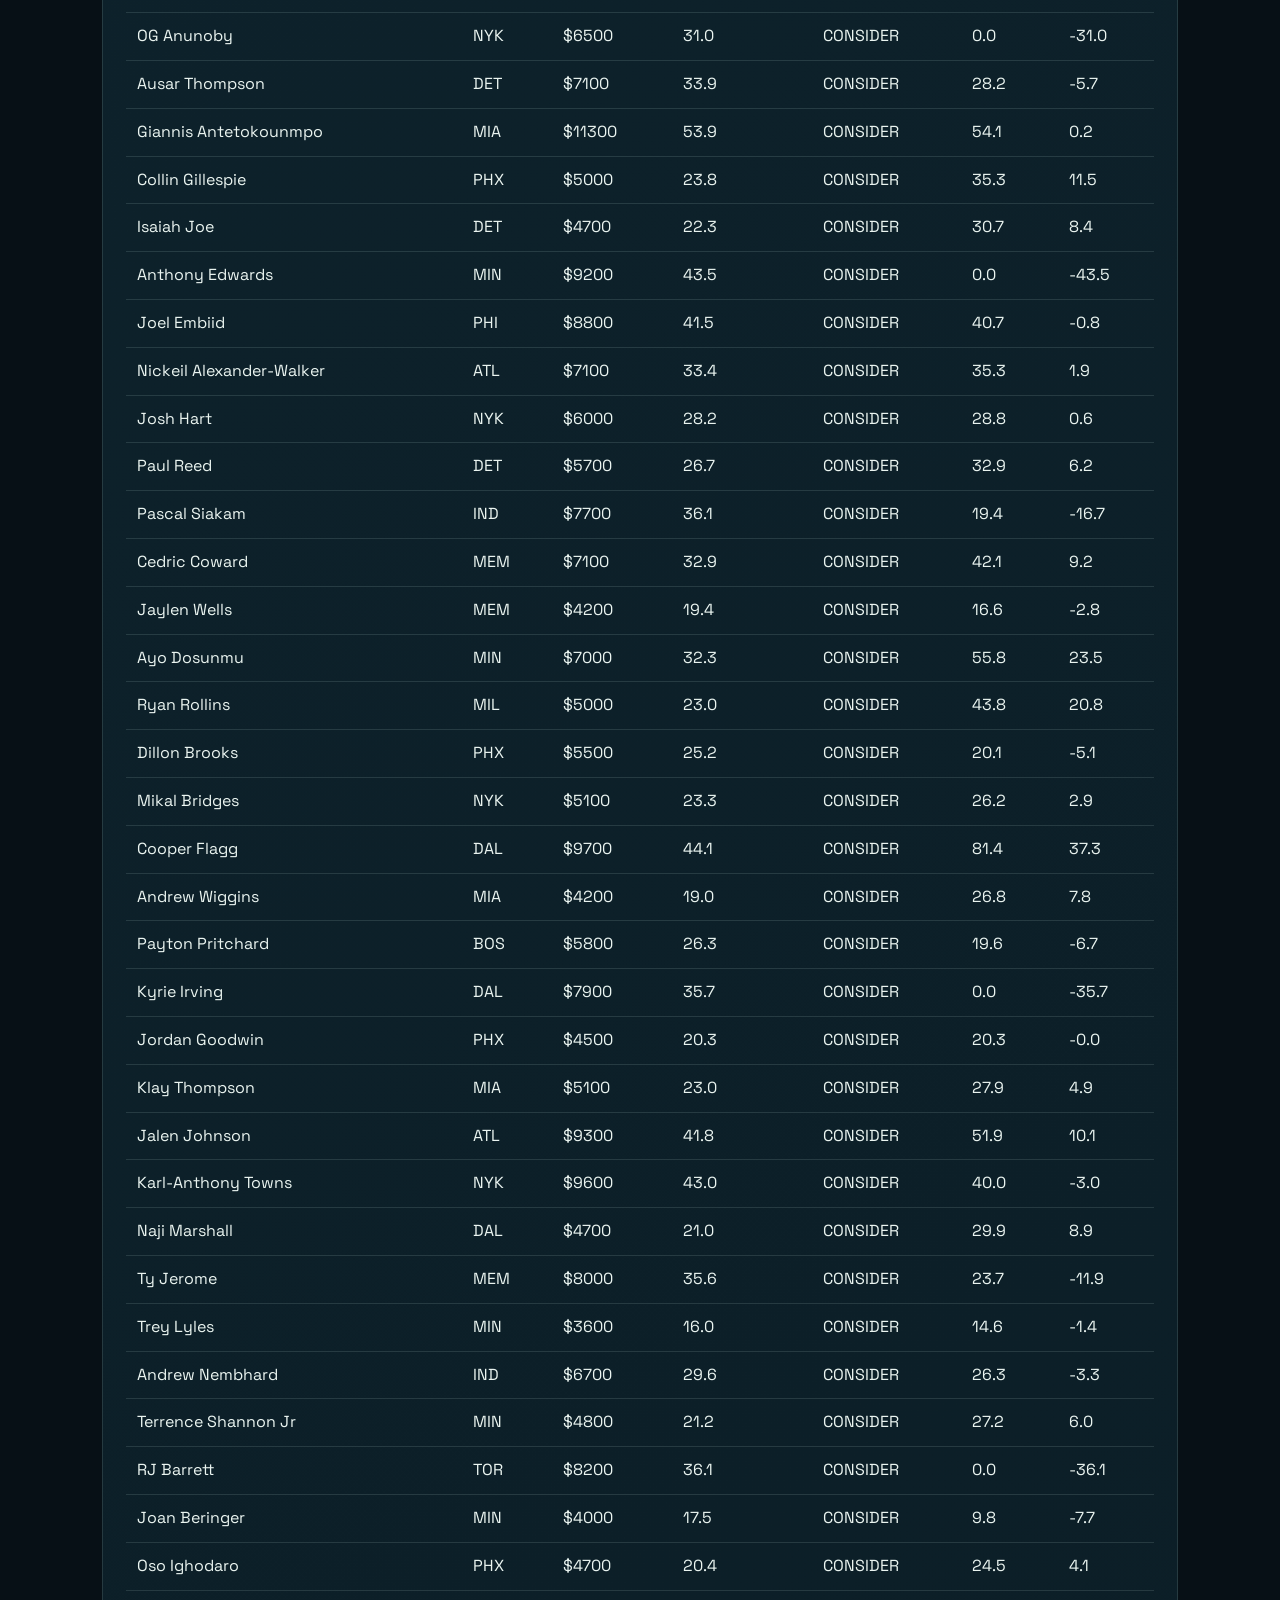
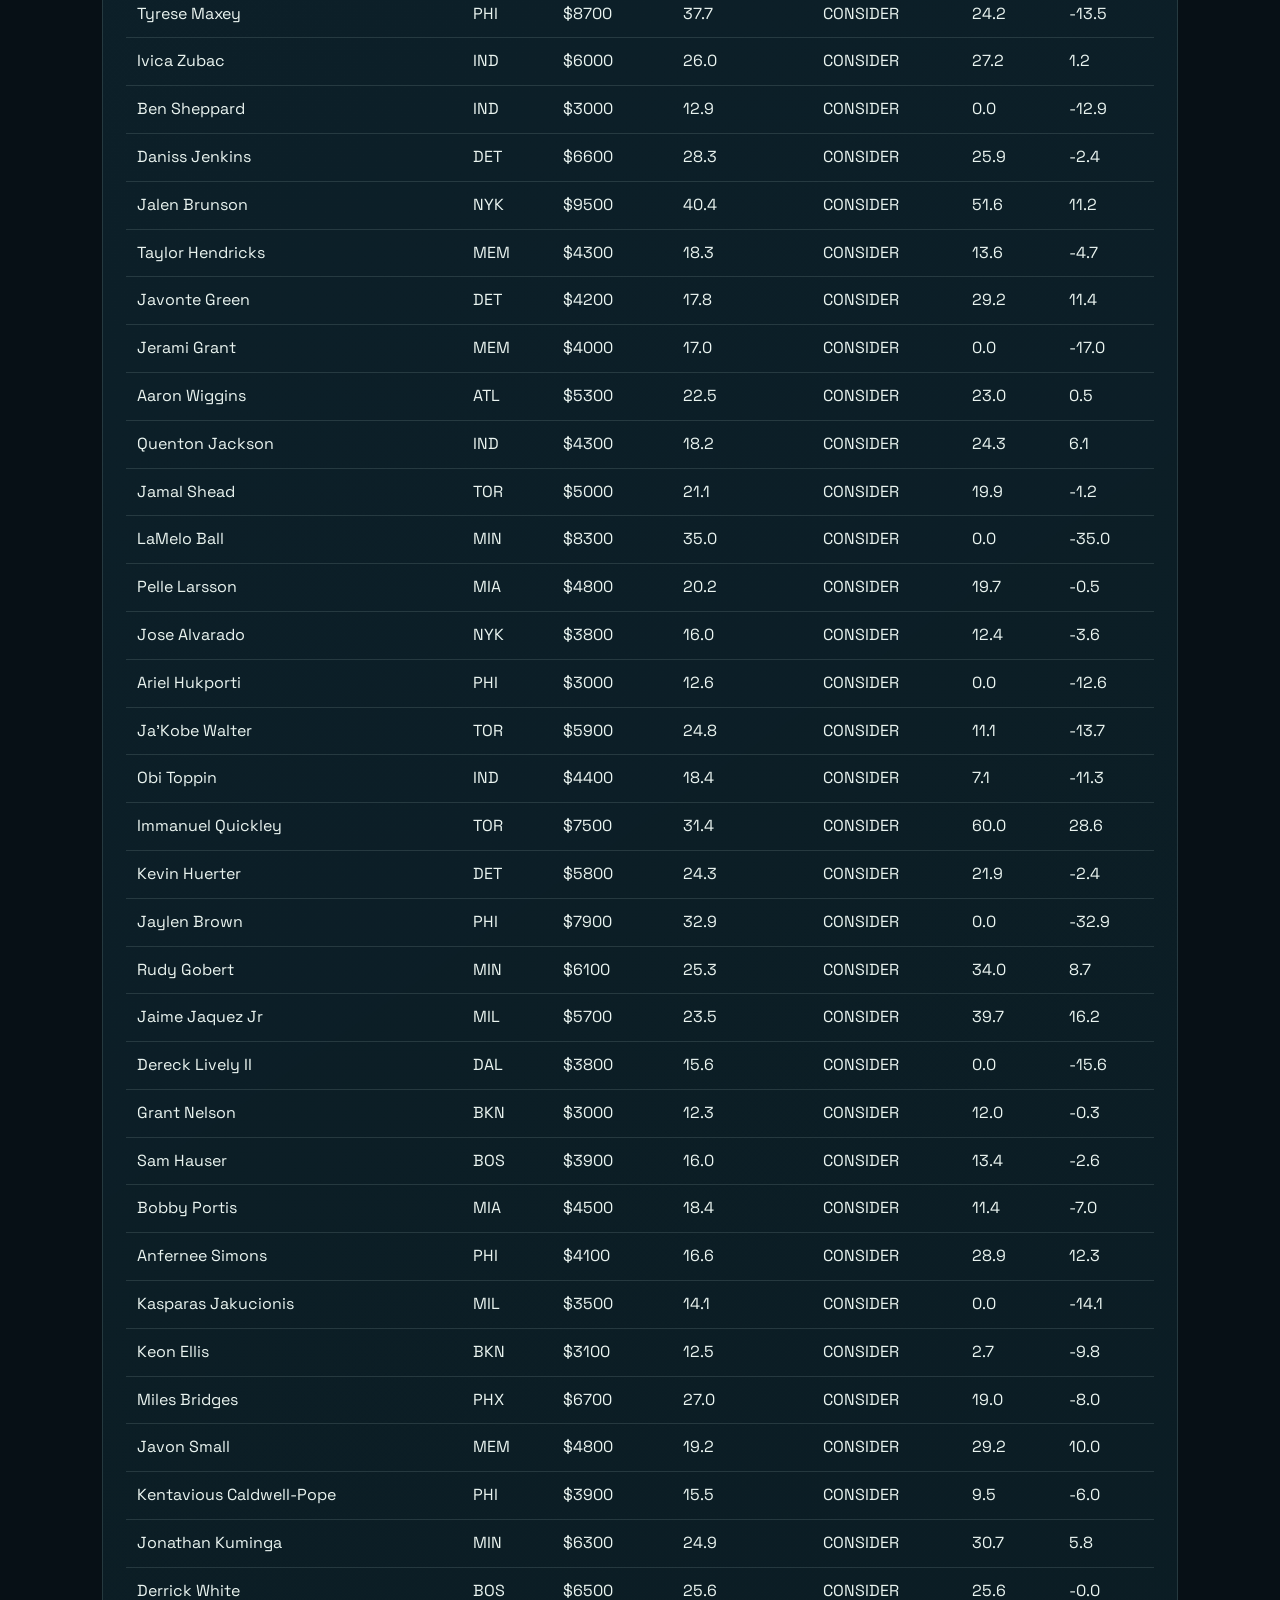
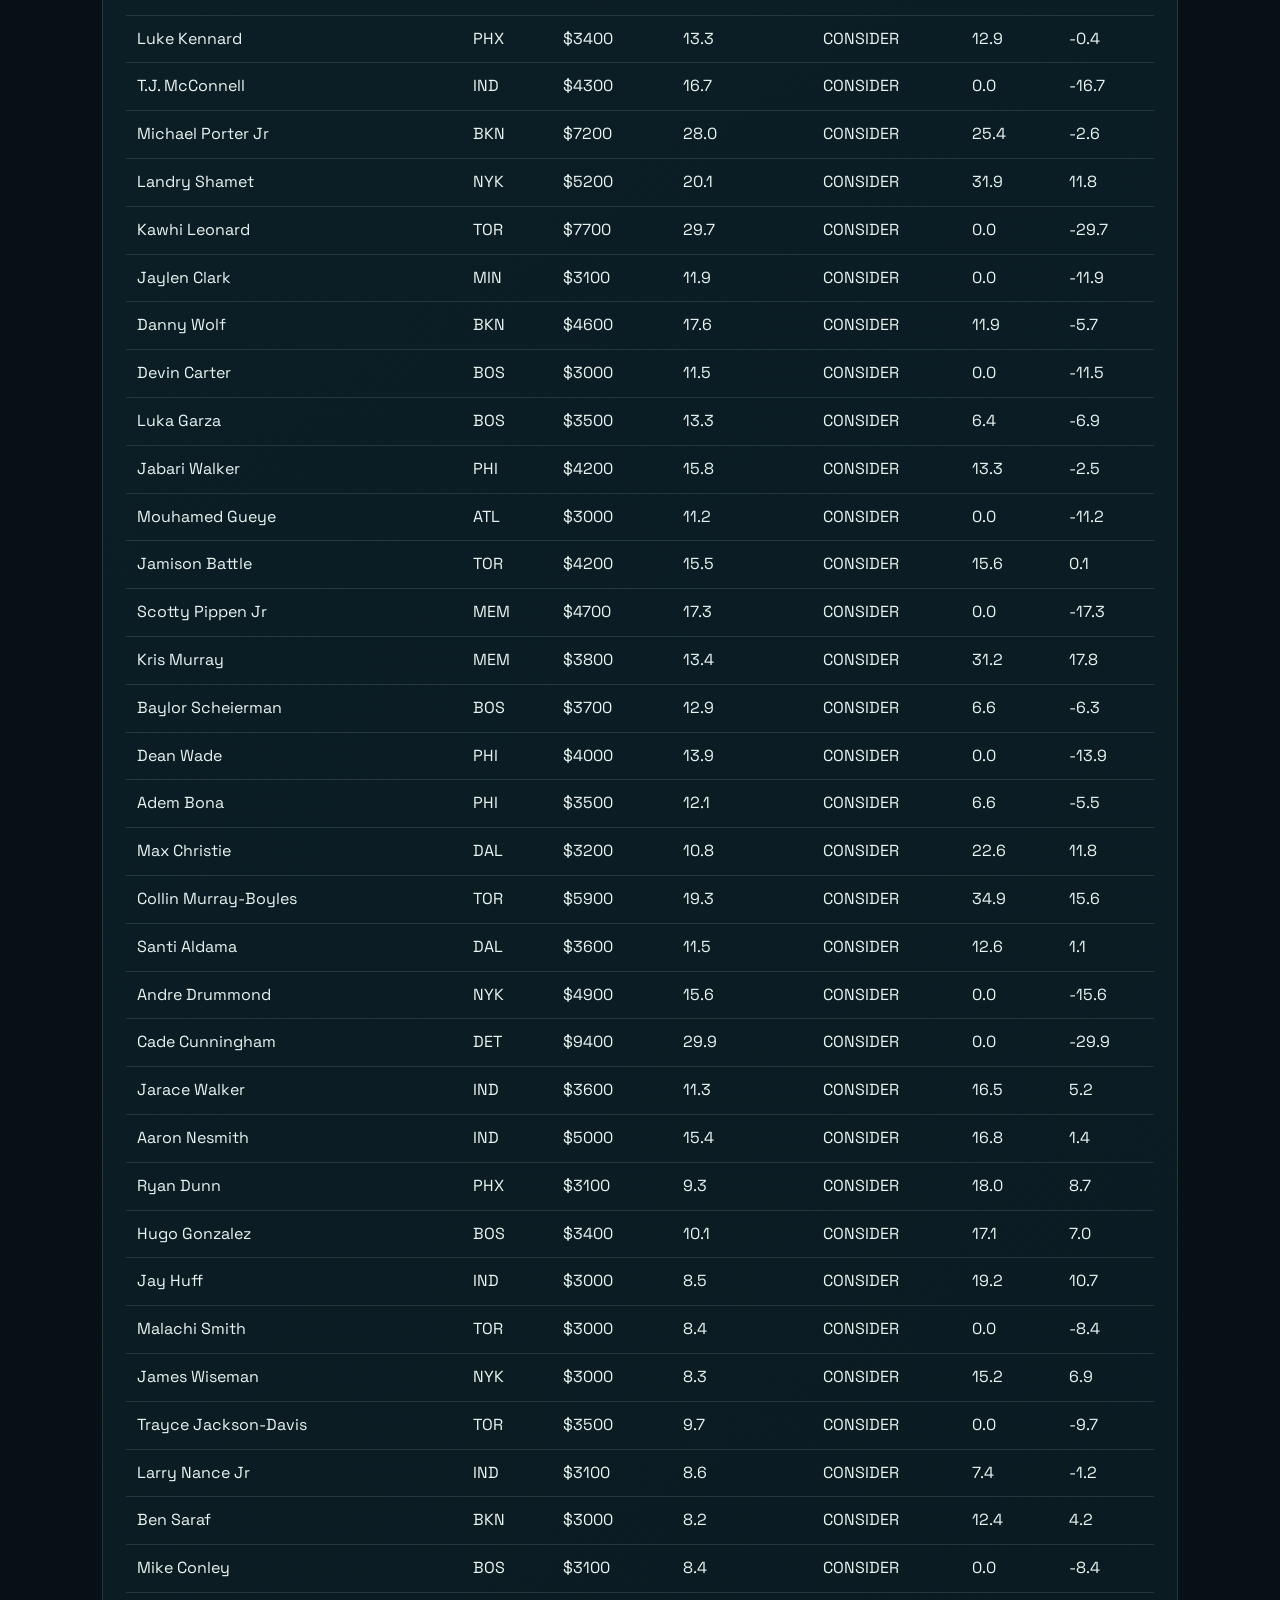
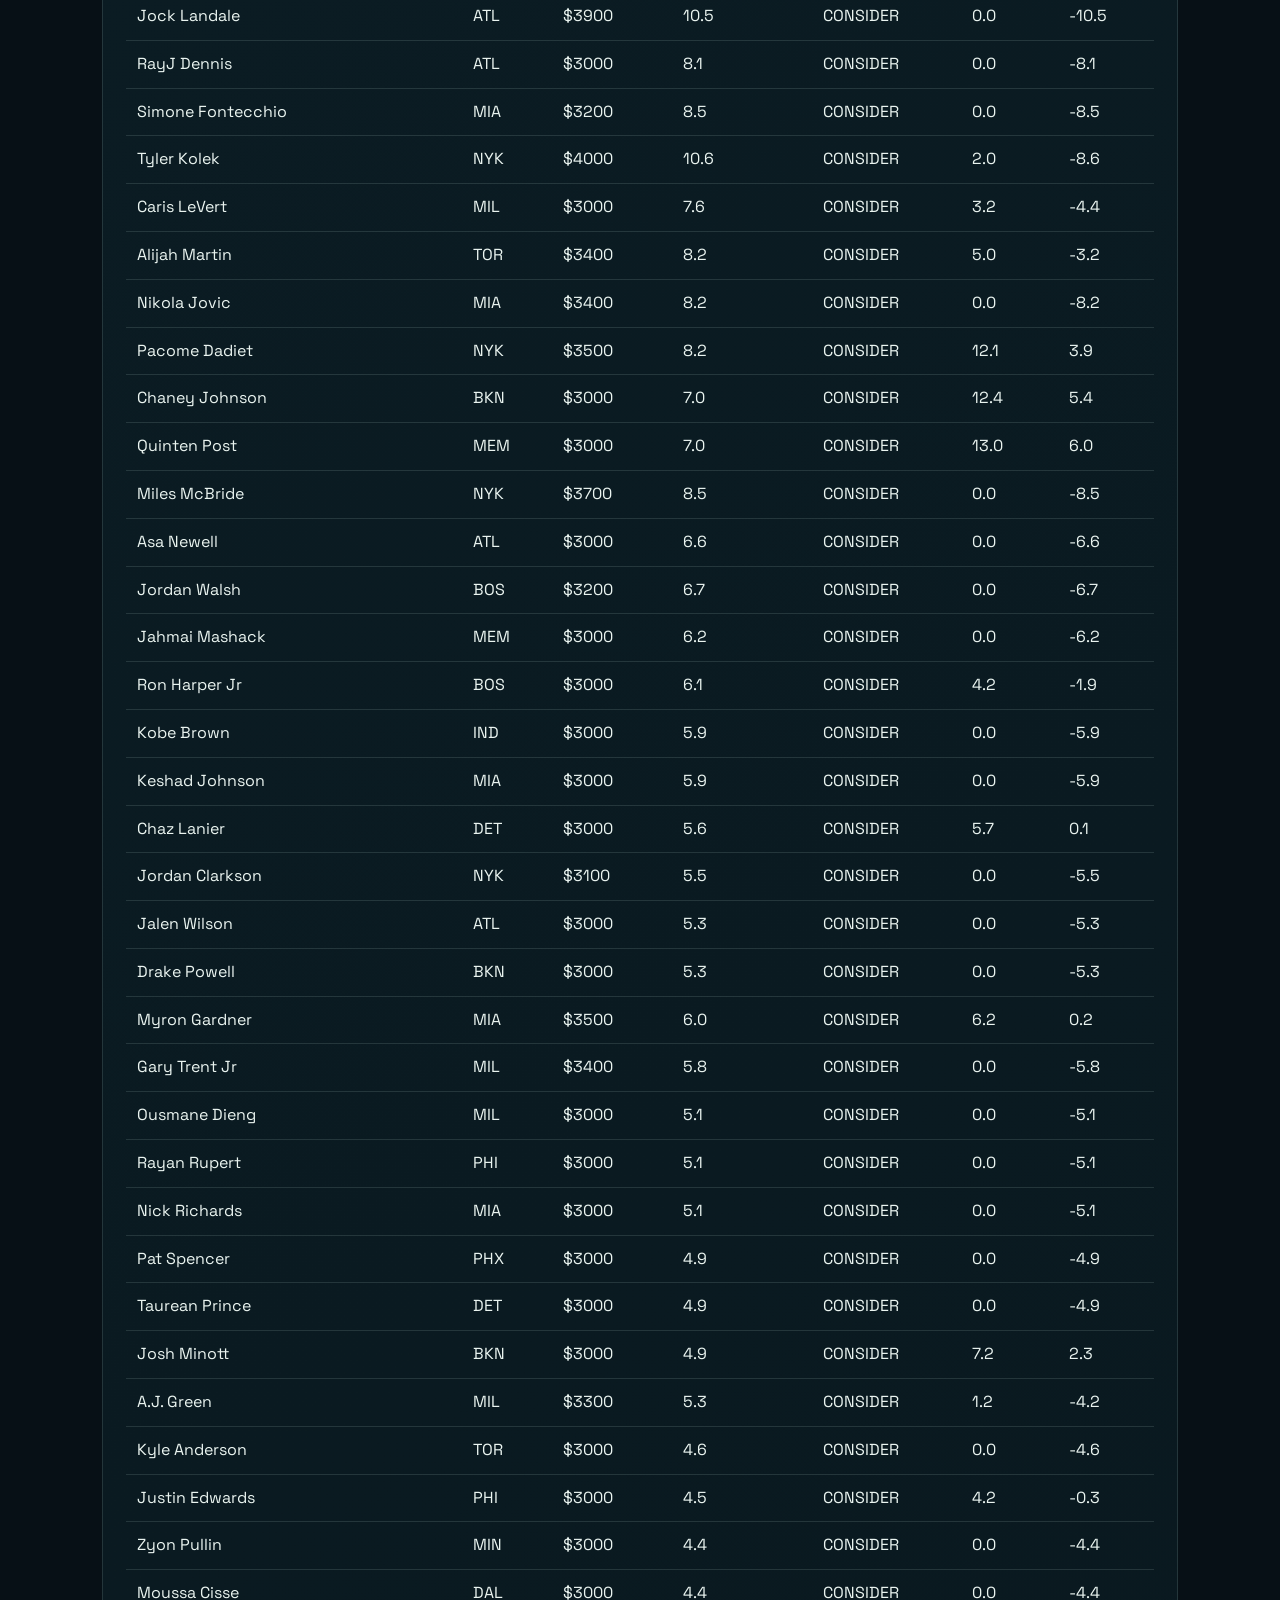
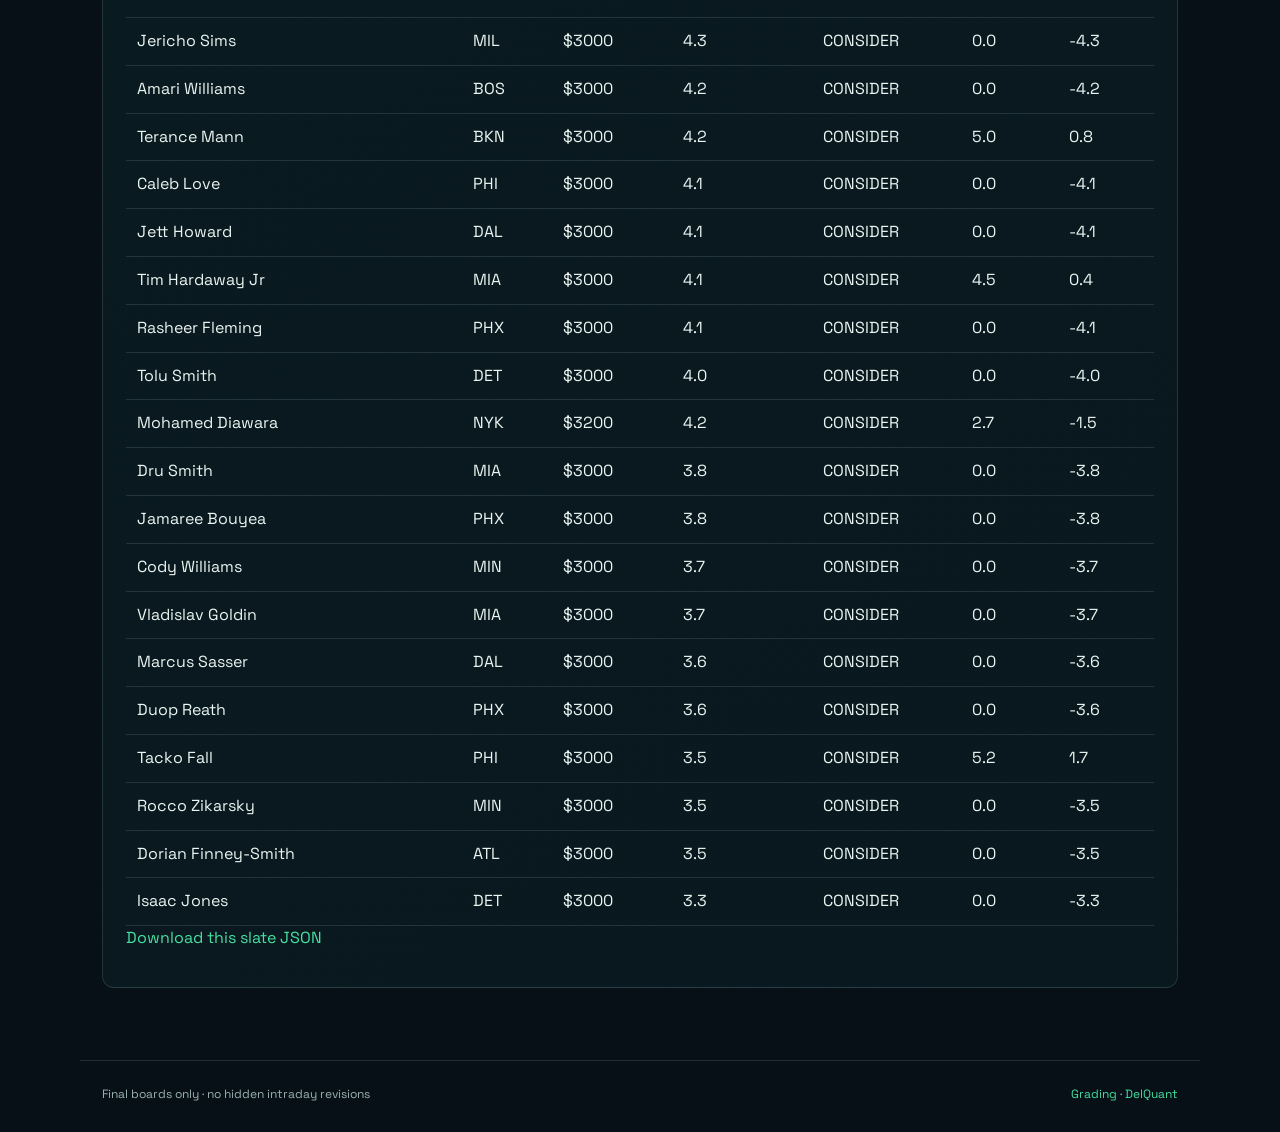
<file: history.html>
<!doctype html><html lang="en"><head><meta charset="utf-8"><meta name="viewport" content="width=device-width,initial-scale=1"><title>DFSReady — Final Board History</title><link rel="stylesheet" href="assets/style.css"></head><body>
<header class="site-header"><div class="bar"><a class="brand" href="index.html">DFSReady</a><nav><a href="slate.html">Slate</a><a href="history.html">History</a><a href="results.html">Grading</a><a href="backtests.html">Backtests</a><a href="methodology.html">Methodology</a><a href="premium.html">Membership</a></nav></div></header>
<main class="shell"><p class="eyebrow">PUBLIC FINAL-BOARD ARCHIVE</p><h1>Settled final boards, without the giant page.</h1><p class="lede">Choose a slate to inspect its final pre-lock board. The public archive is compact; full-season and intraday history belong to members.</p><section class="card section-space"><div class="grid two"><label>Settled slate<select id="slate"><option>Loading…</option></select></label><label>Filter players<input id="filter" type="search" placeholder="Player, team, or decision"></label></div><p class="muted" id="meta">Loading archive index…</p><p><a id="download" class="cta secondary" download>Download public archive CSV</a></p></section><div id="history"><section class="decision warn"><strong>Loading selected final board…</strong></section></div></main>
<footer><div class="wrap footer-grid"><span>Final boards only · no hidden intraday revisions</span><span><a href="results.html">Grading</a> · <a href="https://delquant.com" target="_blank" rel="noreferrer">DelQuant</a></span></div></footer>
<script>
const esc=v=>String(v??'—').replace(/[&<>'"]/g,c=>({'&':'&amp;','<':'&lt;','>':'&gt;',"'":'&#39;','"':'&quot;'}[c]));
const n=v=>v==null?'—':Number(v).toFixed(1);
const history=document.querySelector('#history'),slate=document.querySelector('#slate'),filter=document.querySelector('#filter'),meta=document.querySelector('#meta'),download=document.querySelector('#download');
let board;
const render=()=>{if(!board)return;const q=filter.value.trim().toLowerCase(),players=board.players.filter(p=>!q||[p.player,p.team,p.decision].some(v=>String(v??'').toLowerCase().includes(q)));history.innerHTML=`<section class="card"><p class="eyebrow">${esc(board.slate_date)} · FINAL V${esc(board.version)}</p><h2>${esc(players.length)} of ${esc(board.players.length)} players · MAE ${n(board.summary?.mae)}</h2><p class="muted">Saved ${esc(board.as_of_timestamp)}</p><div class="table-wrap"><table><tr><th>Player</th><th>Team</th><th>Salary</th><th>Projection</th><th>Decision</th><th>Actual</th><th>Error</th></tr>${players.map(p=>`<tr><td>${esc(p.player)}</td><td>${esc(p.team)}</td><td>$${esc(p.salary)}</td><td>${n(p.projection)}</td><td>${esc(p.decision)}</td><td>${n(p.actual_fantasy_points)}</td><td>${n(p.error)}</td></tr>`).join('')||'<tr><td colspan="7">No players match this filter.</td></tr>'}</table></div><p><a href="data/public/history/${esc(slate.value)}" download>Download this slate JSON</a></p></section>`};
const load=async()=>{history.innerHTML='<section class="decision warn"><strong>Loading selected final board…</strong></section>';board=await fetch(`data/public/history/${slate.value}`).then(r=>r.ok?r.json():Promise.reject());render()};
fetch('data/public/history/index.json').then(r=>r.ok?r.json():Promise.reject()).then(i=>{const dates=i.dates||[];if(!dates.length)throw Error();slate.innerHTML=dates.map(d=>`<option value="${esc(d.path||d.slate_date+'.json')}">${esc(d.slate_date)} · ${esc(d.player_count)} players · MAE ${n(d.summary?.mae)}</option>`).join('');meta.textContent=(i.limitations||[]).join(' ');if(i.download)download.href=`data/public/history/${i.download}`;else download.hidden=true;load()}).catch(()=>{meta.textContent='No settled public grading records are available yet.';history.innerHTML='<section class="decision warn"><strong>No settled final boards are available yet.</strong></section>';download.hidden=true});
slate.addEventListener('change',load);filter.addEventListener('input',render);
</script></body></html>
</file>
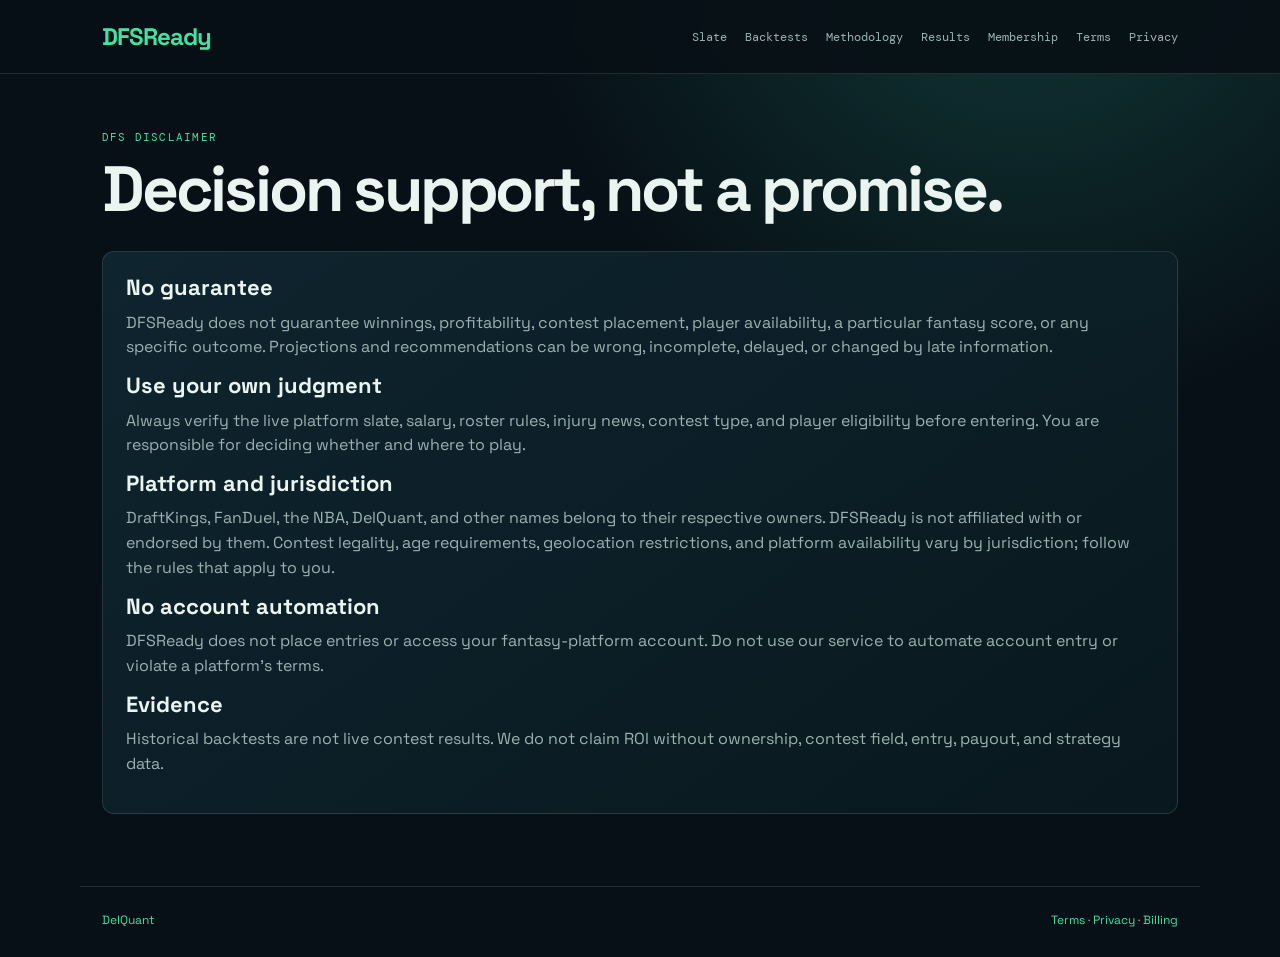
<file: legal.html>
<!doctype html>
<html lang="en">
<head><meta charset="utf-8"><meta name="viewport" content="width=device-width,initial-scale=1"><title>DFSReady — Legal and limitations</title><meta name="description" content="DFSReady fantasy sports disclaimer, platform limitations, and jurisdiction notice."><link rel="stylesheet" href="assets/style.css"></head>
<body>
<header class="site-header"><div class="bar"><a class="brand" href="index.html">DFSReady</a><nav><a href="slate.html">Slate</a><a href="backtests.html">Backtests</a><a href="methodology.html">Methodology</a><a href="results.html">Results</a><a href="premium.html">Membership</a><a href="terms.html">Terms</a><a href="privacy.html">Privacy</a></nav></div></header>
<main class="shell"><p class="eyebrow">DFS DISCLAIMER</p><h1>Decision support, not a promise.</h1><section class="card section-space"><h2>No guarantee</h2><p>DFSReady does not guarantee winnings, profitability, contest placement, player availability, a particular fantasy score, or any specific outcome. Projections and recommendations can be wrong, incomplete, delayed, or changed by late information.</p><h2>Use your own judgment</h2><p>Always verify the live platform slate, salary, roster rules, injury news, contest type, and player eligibility before entering. You are responsible for deciding whether and where to play.</p><h2>Platform and jurisdiction</h2><p>DraftKings, FanDuel, the NBA, DelQuant, and other names belong to their respective owners. DFSReady is not affiliated with or endorsed by them. Contest legality, age requirements, geolocation restrictions, and platform availability vary by jurisdiction; follow the rules that apply to you.</p><h2>No account automation</h2><p>DFSReady does not place entries or access your fantasy-platform account. Do not use our service to automate account entry or violate a platform’s terms.</p><h2>Evidence</h2><p>Historical backtests are not live contest results. We do not claim ROI without ownership, contest field, entry, payout, and strategy data.</p></section></main>
<footer><div class="wrap footer-grid"><span><a href="https://delquant.com" target="_blank" rel="noreferrer">DelQuant</a></span><span><a href="terms.html">Terms</a> · <a href="privacy.html">Privacy</a> · <a href="billing.html">Billing</a></span></div></footer>
</body></html>
</file>
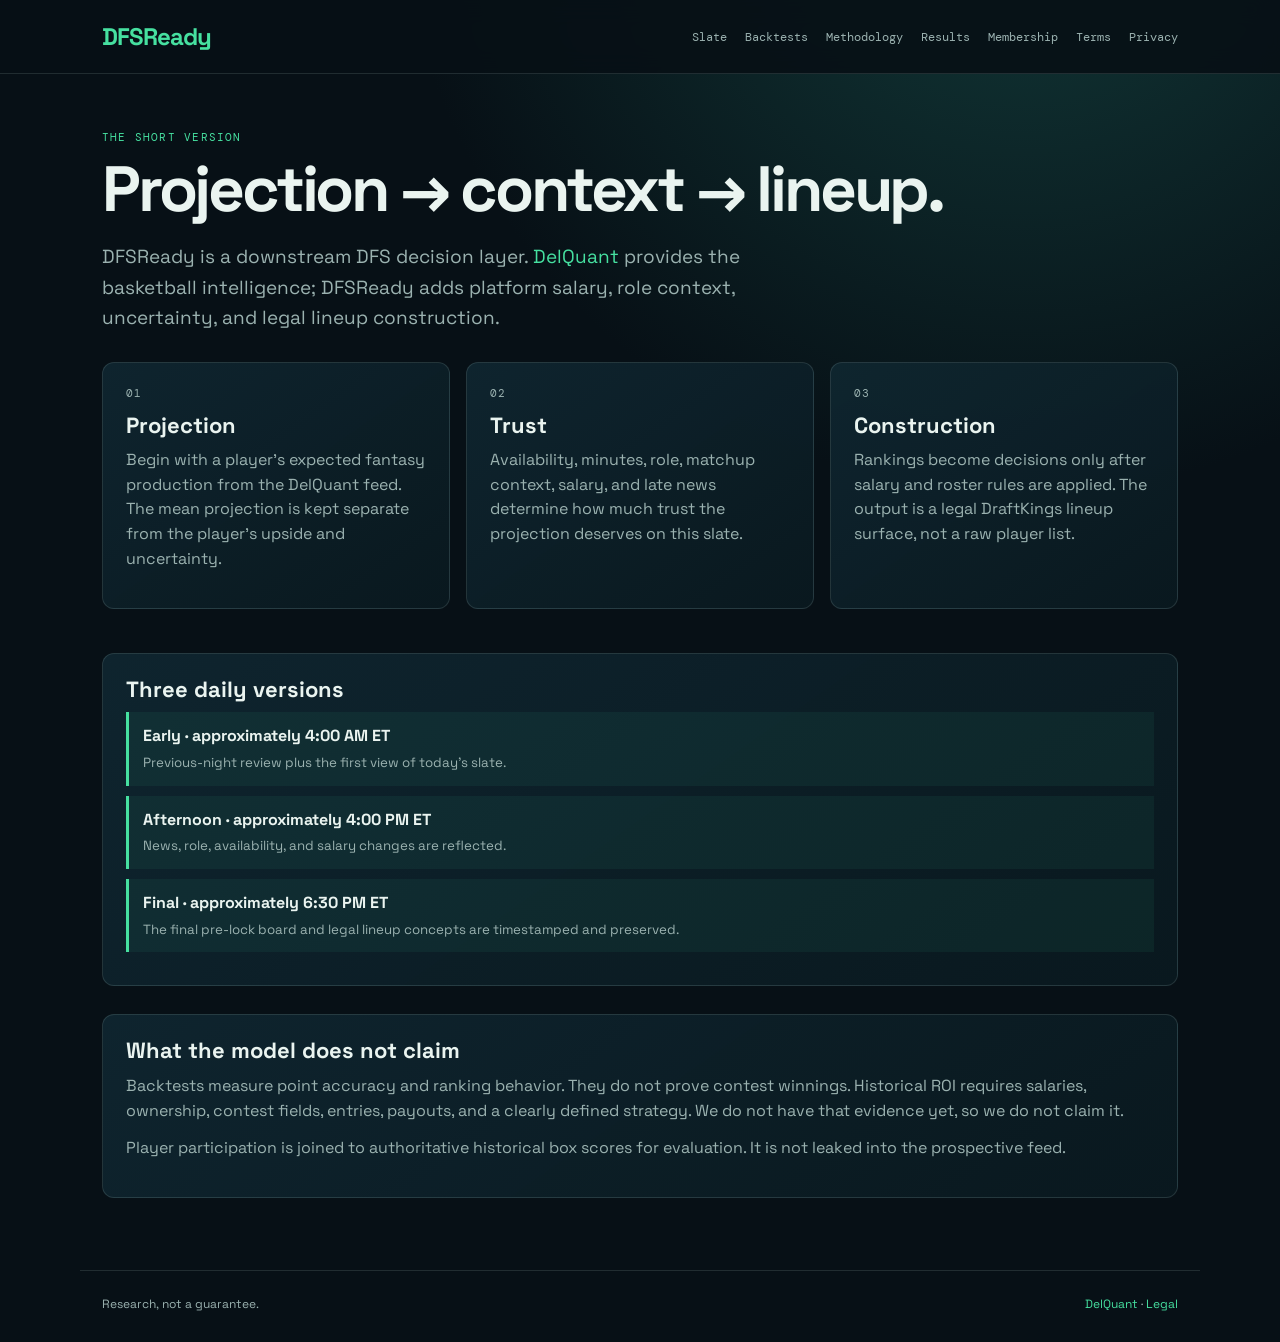
<file: methodology.html>
<!doctype html><html lang="en"><head><meta charset="utf-8"><meta name="viewport" content="width=device-width,initial-scale=1"><title>DFSReady — Methodology</title><meta name="description" content="A concise explanation of how DFSReady turns DelQuant projections into DFS decisions."><link rel="stylesheet" href="assets/style.css"></head><body>
<header class="site-header"><div class="bar"><a class="brand" href="index.html">DFSReady</a><nav><a href="slate.html">Slate</a><a href="backtests.html">Backtests</a><a href="methodology.html">Methodology</a><a href="results.html">Results</a><a href="premium.html">Membership</a><a href="terms.html">Terms</a><a href="privacy.html">Privacy</a></nav></div></header>
<main class="shell"><p class="eyebrow">THE SHORT VERSION</p><h1>Projection → context → lineup.</h1><p class="lede">DFSReady is a downstream DFS decision layer. <a href="https://delquant.com" target="_blank" rel="noreferrer">DelQuant</a> provides the basketball intelligence; DFSReady adds platform salary, role context, uncertainty, and legal lineup construction.</p>
<section class="grid three section-space"><article class="card"><p class="eyebrow">01</p><h2>Projection</h2><p>Begin with a player’s expected fantasy production from the DelQuant feed. The mean projection is kept separate from the player’s upside and uncertainty.</p></article><article class="card"><p class="eyebrow">02</p><h2>Trust</h2><p>Availability, minutes, role, matchup context, salary, and late news determine how much trust the projection deserves on this slate.</p></article><article class="card"><p class="eyebrow">03</p><h2>Construction</h2><p>Rankings become decisions only after salary and roster rules are applied. The output is a legal DraftKings lineup surface, not a raw player list.</p></article></section>
<section class="card section-space"><h2>Three daily versions</h2><div class="decision"><strong>Early · approximately 4:00 AM ET</strong><small>Previous-night review plus the first view of today’s slate.</small></div><div class="decision"><strong>Afternoon · approximately 4:00 PM ET</strong><small>News, role, availability, and salary changes are reflected.</small></div><div class="decision"><strong>Final · approximately 6:30 PM ET</strong><small>The final pre-lock board and legal lineup concepts are timestamped and preserved.</small></div></section>
<section class="card section-space"><h2>What the model does not claim</h2><p>Backtests measure point accuracy and ranking behavior. They do not prove contest winnings. Historical ROI requires salaries, ownership, contest fields, entries, payouts, and a clearly defined strategy. We do not have that evidence yet, so we do not claim it.</p><p>Player participation is joined to authoritative historical box scores for evaluation. It is not leaked into the prospective feed.</p></section></main>
<footer><div class="wrap footer-grid"><span>Research, not a guarantee.</span><span><a href="https://delquant.com" target="_blank" rel="noreferrer">DelQuant</a> · <a href="legal.html">Legal</a></span></div></footer></body></html>
</file>
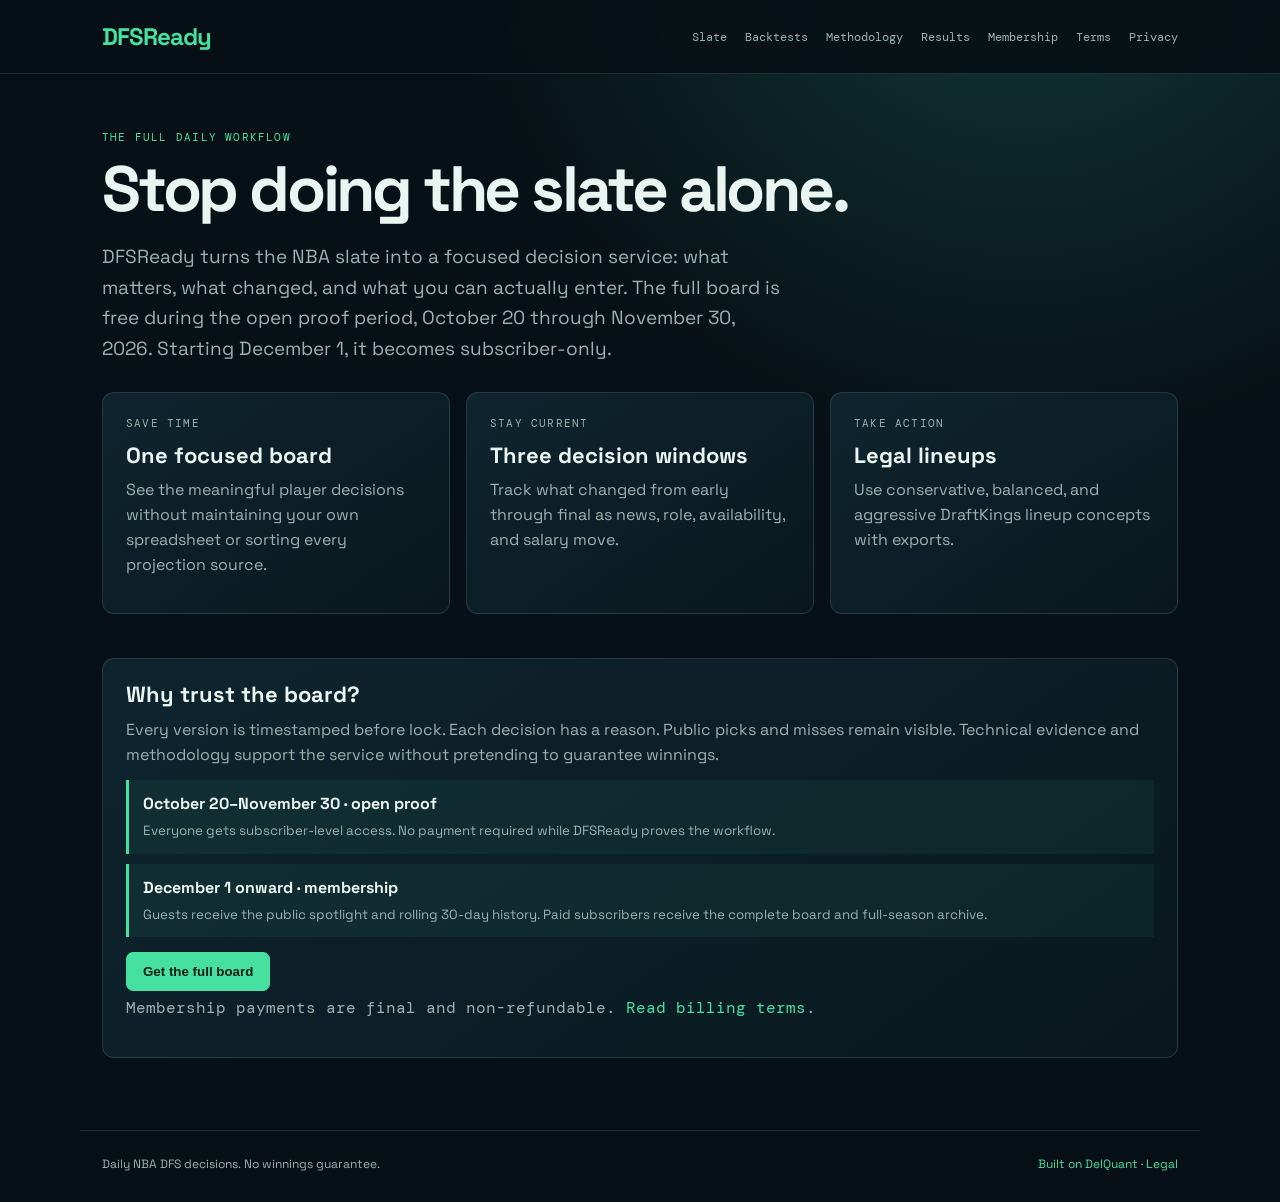
<file: premium.html>
<!doctype html><html lang="en"><head><meta charset="utf-8"><meta name="viewport" content="width=device-width,initial-scale=1"><title>DFSReady — Membership</title><meta name="description" content="DFSReady full NBA DFS decision board and lineup workspace."><link rel="stylesheet" href="assets/style.css"></head><body>
<header class="site-header"><div class="bar"><a class="brand" href="index.html">DFSReady</a><nav><a href="slate.html">Slate</a><a href="backtests.html">Backtests</a><a href="methodology.html">Methodology</a><a href="results.html">Results</a><a href="premium.html">Membership</a><a href="terms.html">Terms</a><a href="privacy.html">Privacy</a></nav></div></header>
<main class="shell"><p class="eyebrow">THE FULL DAILY WORKFLOW</p><h1>Stop doing the slate alone.</h1><p class="lede">DFSReady turns the NBA slate into a focused decision service: what matters, what changed, and what you can actually enter. The full board is free during the open proof period, October 20 through November 30, 2026. Starting December 1, it becomes subscriber-only.</p><section class="grid three section-space"><div class="card"><p class="eyebrow">Save time</p><h2>One focused board</h2><p>See the meaningful player decisions without maintaining your own spreadsheet or sorting every projection source.</p></div><div class="card"><p class="eyebrow">Stay current</p><h2>Three decision windows</h2><p>Track what changed from early through final as news, role, availability, and salary move.</p></div><div class="card"><p class="eyebrow">Take action</p><h2>Legal lineups</h2><p>Use conservative, balanced, and aggressive DraftKings lineup concepts with exports.</p></div></section><section class="card section-space"><h2>Why trust the board?</h2><p>Every version is timestamped before lock. Each decision has a reason. Public picks and misses remain visible. Technical evidence and methodology support the service without pretending to guarantee winnings.</p><div class="decision"><strong>October 20–November 30 · open proof</strong><small>Everyone gets subscriber-level access. No payment required while DFSReady proves the workflow.</small></div><div class="decision"><strong>December 1 onward · membership</strong><small>Guests receive the public spotlight and rolling 30-day history. Paid subscribers receive the complete board and full-season archive.</small></div><button class="cta" id="checkout">Get the full board</button><p id="checkout-status" class="muted mono">Membership payments are final and non-refundable. <a href="billing.html">Read billing terms</a>.</p></section></main>
<footer><div class="wrap footer-grid"><span>Daily NBA DFS decisions. No winnings guarantee.</span><span><a href="https://delquant.com" target="_blank" rel="noreferrer">Built on DelQuant</a> · <a href="legal.html">Legal</a></span></div></footer>
<script>const api=window.DFSRASE_API_URL||'';document.getElementById('checkout').addEventListener('click',async()=>{const s=document.getElementById('checkout-status');s.textContent='Opening secure checkout…';try{const r=await fetch(api+'/api/checkout',{method:'POST',credentials:'include'}),d=await r.json();if(!r.ok)throw Error(d.detail||'Checkout unavailable');location.href=d.url}catch(e){s.textContent=e.message+' The open proof period does not require payment.'}});</script></body></html>
</file>
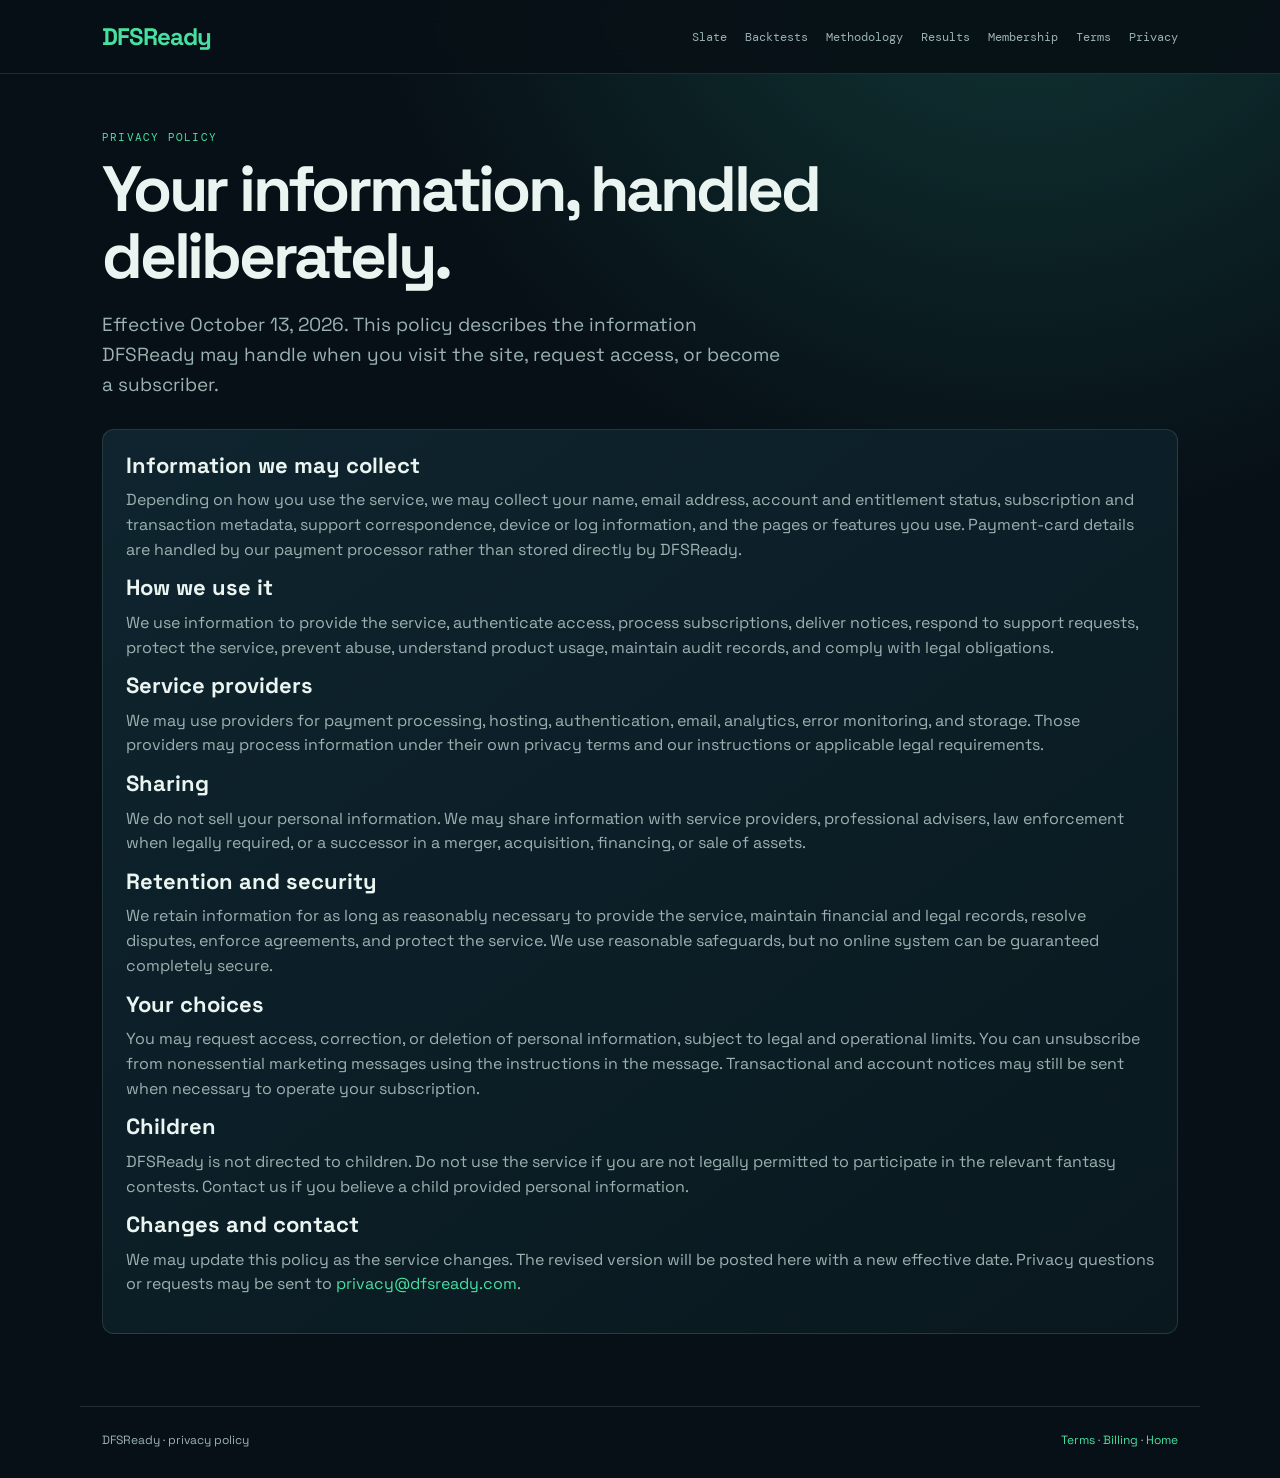
<file: privacy.html>
<!doctype html>
<html lang="en">
<head><meta charset="utf-8"><meta name="viewport" content="width=device-width,initial-scale=1"><title>DFSReady — Privacy Policy</title><meta name="description" content="How DFSReady handles account, billing, and website information."><link rel="stylesheet" href="assets/style.css"></head>
<body>
<header class="site-header"><div class="bar"><a class="brand" href="index.html">DFSReady</a><nav><a href="slate.html">Slate</a><a href="backtests.html">Backtests</a><a href="methodology.html">Methodology</a><a href="results.html">Results</a><a href="premium.html">Membership</a><a href="terms.html">Terms</a><a href="privacy.html">Privacy</a></nav></div></header>
<main class="shell"><p class="eyebrow">PRIVACY POLICY</p><h1>Your information, handled deliberately.</h1><p class="lede">Effective October 13, 2026. This policy describes the information DFSReady may handle when you visit the site, request access, or become a subscriber.</p><section class="card section-space"><h2>Information we may collect</h2><p>Depending on how you use the service, we may collect your name, email address, account and entitlement status, subscription and transaction metadata, support correspondence, device or log information, and the pages or features you use. Payment-card details are handled by our payment processor rather than stored directly by DFSReady.</p><h2>How we use it</h2><p>We use information to provide the service, authenticate access, process subscriptions, deliver notices, respond to support requests, protect the service, prevent abuse, understand product usage, maintain audit records, and comply with legal obligations.</p><h2>Service providers</h2><p>We may use providers for payment processing, hosting, authentication, email, analytics, error monitoring, and storage. Those providers may process information under their own privacy terms and our instructions or applicable legal requirements.</p><h2>Sharing</h2><p>We do not sell your personal information. We may share information with service providers, professional advisers, law enforcement when legally required, or a successor in a merger, acquisition, financing, or sale of assets.</p><h2>Retention and security</h2><p>We retain information for as long as reasonably necessary to provide the service, maintain financial and legal records, resolve disputes, enforce agreements, and protect the service. We use reasonable safeguards, but no online system can be guaranteed completely secure.</p><h2>Your choices</h2><p>You may request access, correction, or deletion of personal information, subject to legal and operational limits. You can unsubscribe from nonessential marketing messages using the instructions in the message. Transactional and account notices may still be sent when necessary to operate your subscription.</p><h2>Children</h2><p>DFSReady is not directed to children. Do not use the service if you are not legally permitted to participate in the relevant fantasy contests. Contact us if you believe a child provided personal information.</p><h2>Changes and contact</h2><p>We may update this policy as the service changes. The revised version will be posted here with a new effective date. Privacy questions or requests may be sent to <a href="mailto:privacy@dfsready.com">privacy@dfsready.com</a>.</p></section></main>
<footer><div class="wrap footer-grid"><span>DFSReady · privacy policy</span><span><a href="terms.html">Terms</a> · <a href="billing.html">Billing</a> · <a href="index.html">Home</a></span></div></footer>
</body></html>
</file>
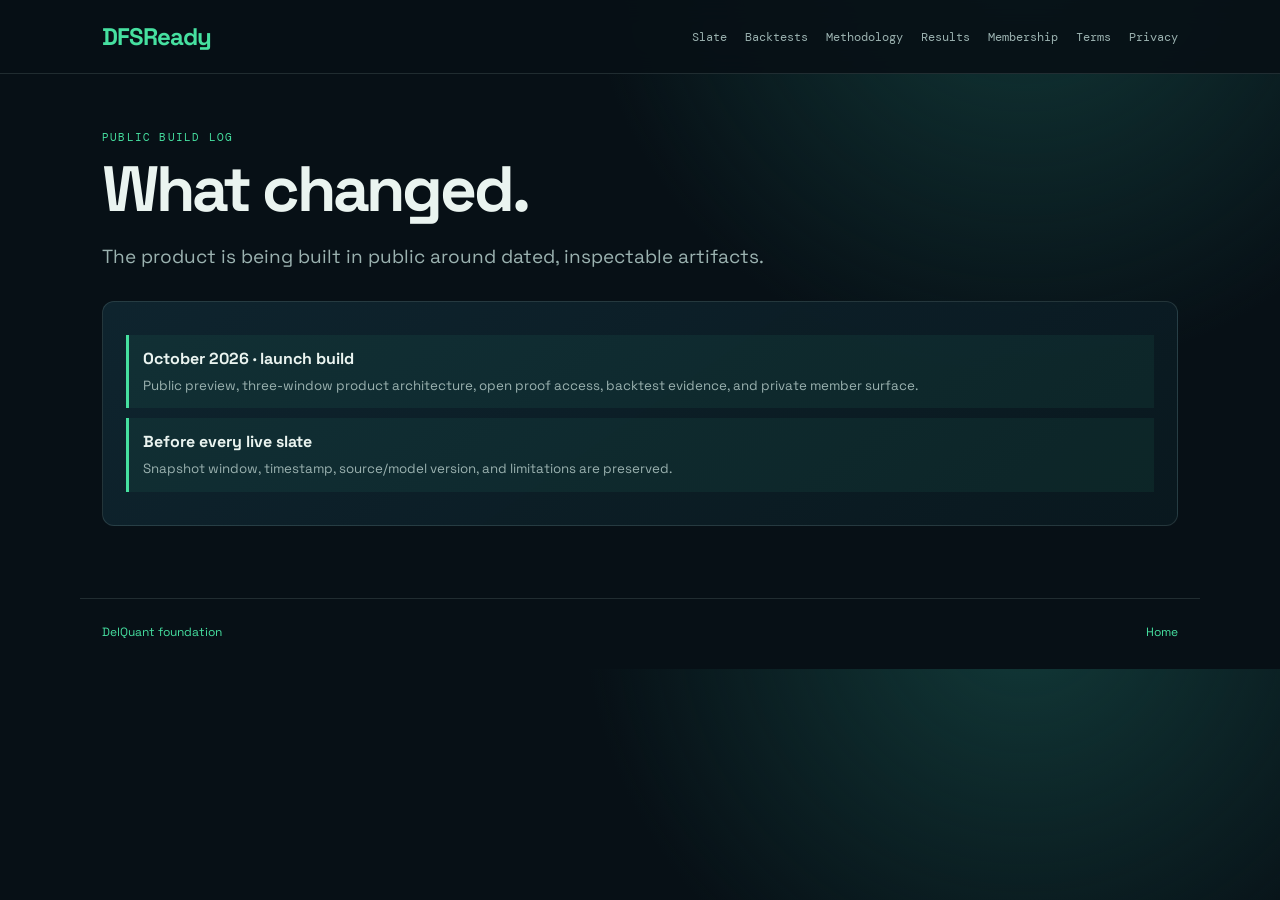
<file: public-changelog.html>
<!doctype html><html lang="en"><head><meta charset="utf-8"><meta name="viewport" content="width=device-width,initial-scale=1"><title>DFSReady — Changelog</title><link rel="stylesheet" href="assets/style.css"></head><body><header class="site-header"><div class="bar"><a class="brand" href="index.html">DFSReady</a><nav><a href="slate.html">Slate</a><a href="backtests.html">Backtests</a><a href="methodology.html">Methodology</a><a href="results.html">Results</a><a href="premium.html">Membership</a><a href="terms.html">Terms</a><a href="privacy.html">Privacy</a></nav></div></header><main class="shell"><p class="eyebrow">PUBLIC BUILD LOG</p><h1>What changed.</h1><p class="lede">The product is being built in public around dated, inspectable artifacts.</p><section class="card section-space"><div class="decision"><strong>October 2026 · launch build</strong><small>Public preview, three-window product architecture, open proof access, backtest evidence, and private member surface.</small></div><div class="decision"><strong>Before every live slate</strong><small>Snapshot window, timestamp, source/model version, and limitations are preserved.</small></div></section></main><footer><div class="wrap footer-grid"><span><a href="https://delquant.com" target="_blank" rel="noreferrer">DelQuant foundation</a></span><span><a href="index.html">Home</a></span></div></footer></body></html>
</file>
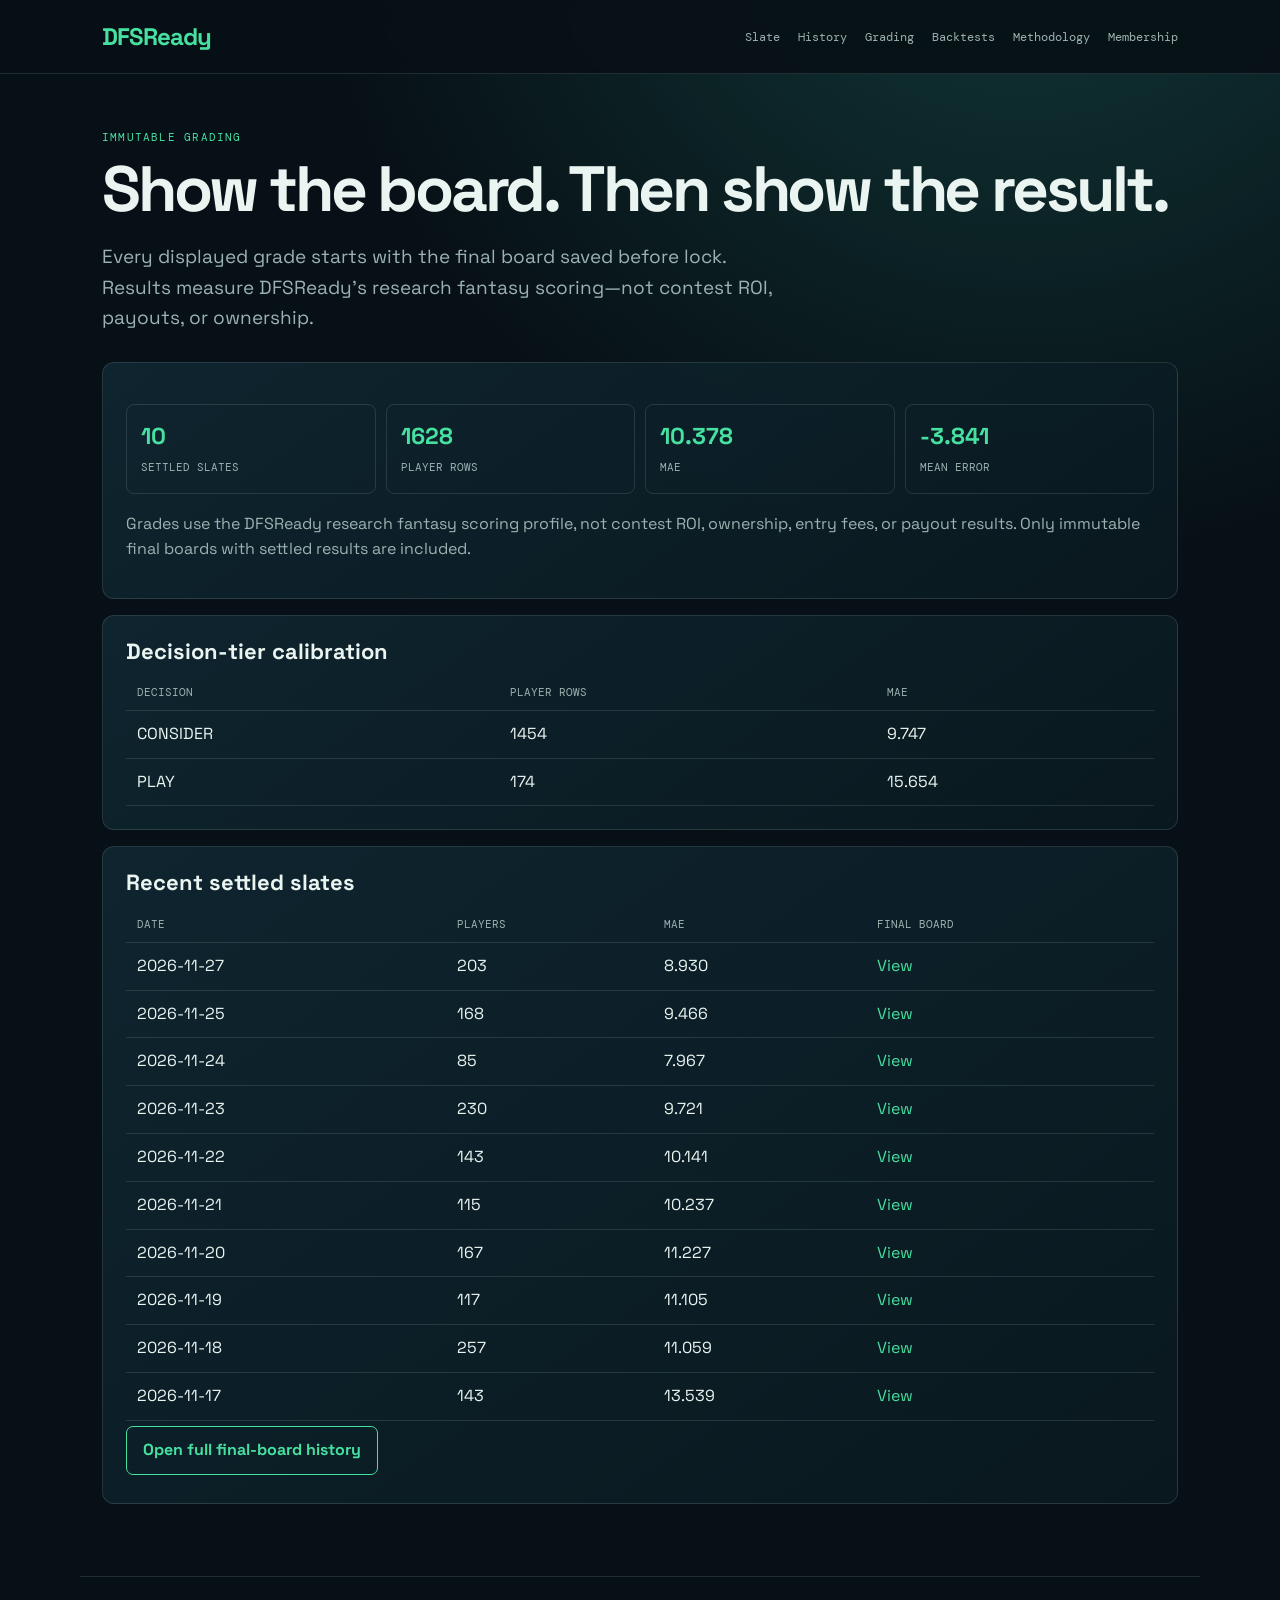
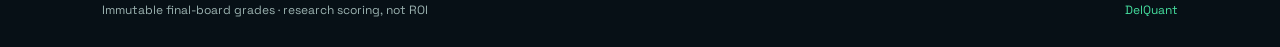
<file: results.html>
<!doctype html><html lang="en"><head><meta charset="utf-8"><meta name="viewport" content="width=device-width,initial-scale=1"><title>DFSReady — Grading</title><link rel="stylesheet" href="assets/style.css"></head><body>
<header class="site-header"><div class="bar"><a class="brand" href="index.html">DFSReady</a><nav><a href="slate.html">Slate</a><a href="history.html">History</a><a href="results.html">Grading</a><a href="backtests.html">Backtests</a><a href="methodology.html">Methodology</a><a href="premium.html">Membership</a></nav></div></header>
<main class="shell"><p class="eyebrow">IMMUTABLE GRADING</p><h1>Show the board. Then show the result.</h1><p class="lede">Every displayed grade starts with the final board saved before lock. Results measure DFSReady’s research fantasy scoring—not contest ROI, payouts, or ownership.</p><section class="card section-space"><div id="summary" class="stat-grid"><div class="stat"><b>—</b><span>SETTLED SLATES</span></div></div><p id="limitations" class="muted">Loading settled grading records…</p></section><section class="card"><h2>Decision-tier calibration</h2><div id="tiers" class="table-wrap"></div></section><section class="card"><h2>Recent settled slates</h2><div id="dates" class="table-wrap"></div><a class="cta secondary" href="history.html">Open full final-board history</a></section></main>
<footer><div class="wrap footer-grid"><span>Immutable final-board grades · research scoring, not ROI</span><span><a href="https://delquant.com" target="_blank" rel="noreferrer">DelQuant</a></span></div></footer>
<script>const esc=v=>String(v??'—').replace(/[&<>'"]/g,c=>({'&':'&amp;','<':'&lt;','>':'&gt;',"'":'&#39;','"':'&quot;'}[c]));const n=v=>v==null?'—':Number(v).toFixed(3);Promise.all([fetch('data/public/history/grading.json').then(r=>r.ok?r.json():Promise.reject()),fetch('data/public/history/index.json').then(r=>r.ok?r.json():Promise.reject())]).then(([g,i])=>{const s=g.summary||{};summary.innerHTML=`<div class="stat"><b>${esc(s.graded_slates)}</b><span>SETTLED SLATES</span></div><div class="stat"><b>${esc(s.graded_player_rows)}</b><span>PLAYER ROWS</span></div><div class="stat"><b>${n(s.mae)}</b><span>MAE</span></div><div class="stat"><b>${n(s.mean_error_actual_minus_projection)}</b><span>MEAN ERROR</span></div>`;limitations.textContent=(g.limitations||[]).join(' ');tiers.innerHTML='<table><tr><th>Decision</th><th>Player rows</th><th>MAE</th></tr>'+Object.entries(g.by_decision||{}).map(([k,v])=>`<tr><td>${esc(k)}</td><td>${esc(v.player_rows)}</td><td>${n(v.mae)}</td></tr>`).join('')+'</table>';dates.innerHTML='<table><tr><th>Date</th><th>Players</th><th>MAE</th><th>Final board</th></tr>'+(i.dates||[]).map(x=>`<tr><td>${esc(x.slate_date)}</td><td>${esc(x.player_count)}</td><td>${n(x.summary?.mae)}</td><td><a href="history.html#${esc(x.slate_date)}">View</a></td></tr>`).join('')+'</table>'}).catch(()=>{limitations.textContent='No settled public grading records are available yet.'});</script></body></html>
</file>
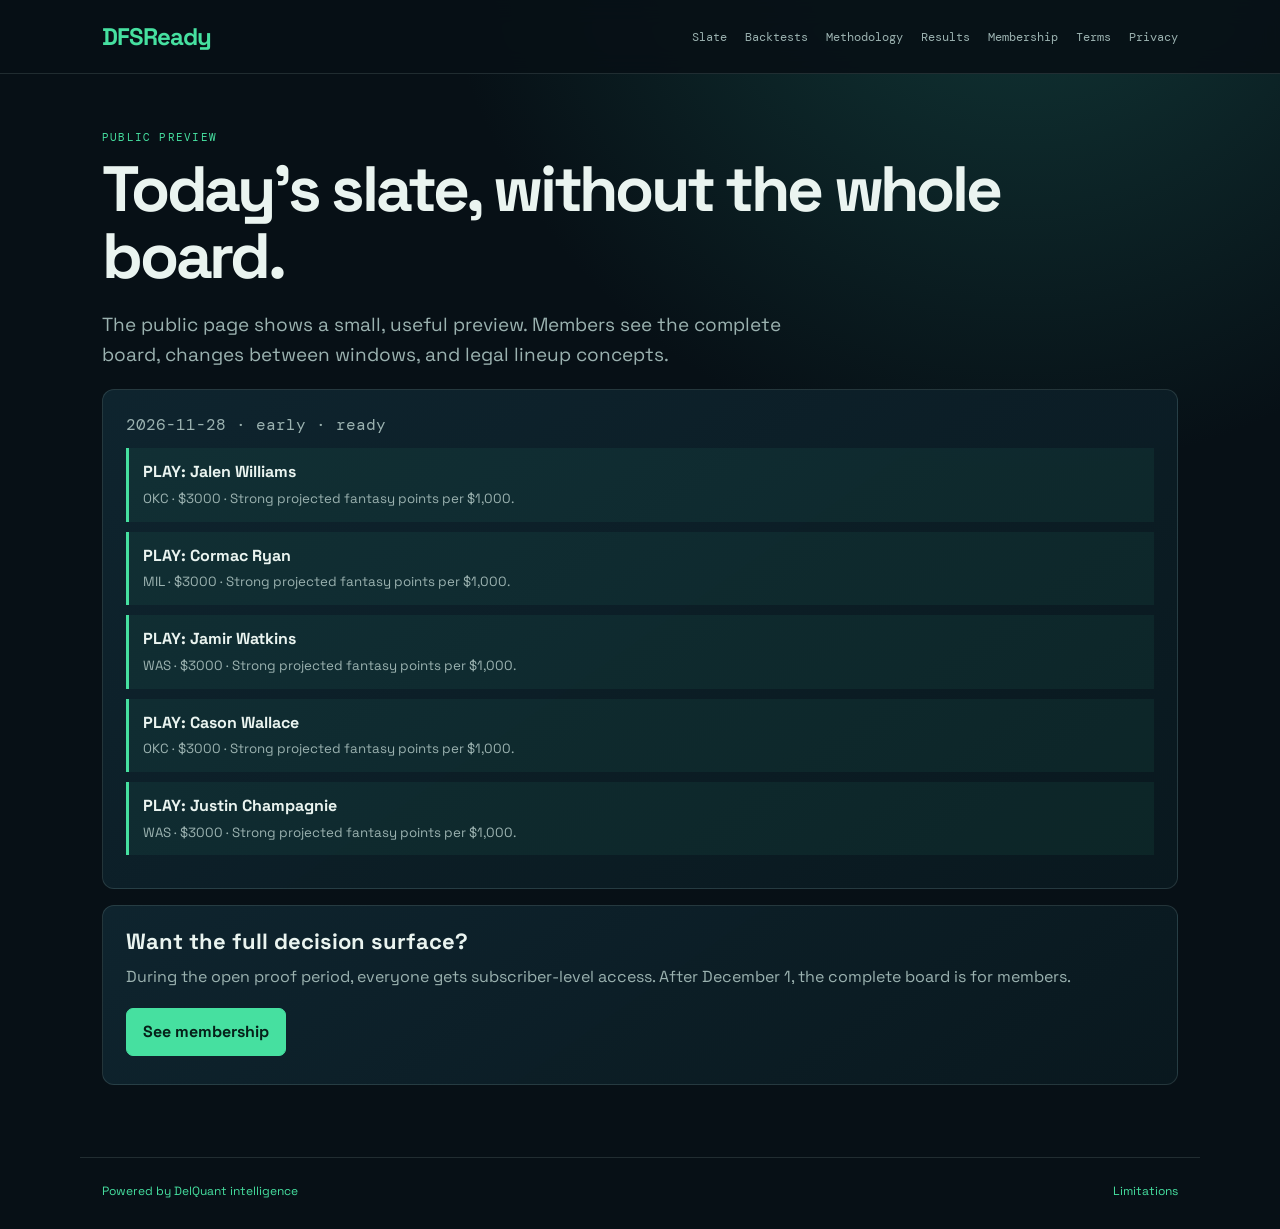
<file: slate.html>
<!doctype html><html lang="en"><head><meta charset="utf-8"><meta name="viewport" content="width=device-width,initial-scale=1"><title>DFSReady — Slate preview</title><link rel="stylesheet" href="assets/style.css"></head><body>
<header class="site-header"><div class="bar"><a class="brand" href="index.html">DFSReady</a><nav><a href="slate.html">Slate</a><a href="backtests.html">Backtests</a><a href="methodology.html">Methodology</a><a href="results.html">Results</a><a href="premium.html">Membership</a><a href="terms.html">Terms</a><a href="privacy.html">Privacy</a></nav></div></header>
<main class="shell"><p class="eyebrow">PUBLIC PREVIEW</p><h1>Today’s slate, without the whole board.</h1><p class="lede">The public page shows a small, useful preview. Members see the complete board, changes between windows, and legal lineup concepts.</p><section class="card"><div id="meta" class="mono muted">Checking for the latest validated slate…</div><div id="rows"></div><div id="empty" class="decision warn" hidden><strong>No live slate is published yet.</strong><small>The next validated DBB2/DFSReady snapshot will appear here. We do not invent a pick when the upstream feed is absent.</small></div></section><section class="card"><h2>Want the full decision surface?</h2><p>During the open proof period, everyone gets subscriber-level access. After December 1, the complete board is for members.</p><a class="cta" href="premium.html">See membership</a></section></main>
<footer><div class="wrap footer-grid"><span><a href="https://delquant.com" target="_blank" rel="noreferrer">Powered by DelQuant intelligence</a></span><span><a href="legal.html">Limitations</a></span></div></footer>
<script>const meta=document.getElementById('meta'),rows=document.getElementById('rows'),empty=document.getElementById('empty');fetch('data/public/current_slate.json').then(r=>{if(!r.ok)throw Error();return r.json()}).then(d=>{meta.textContent=(d.run_date||'No slate')+' · '+(d.window||'public preview')+' · '+(d.status||'preview');(d.free_preview||[]).forEach(x=>{rows.innerHTML+=`<div class="decision"><strong>${x.decision||'PUBLIC SPOTLIGHT'}: ${x.player||'Player'}</strong><small>${x.team||''} · $${x.salary||'—'} · ${x.reason||''}</small></div>`});if(!d.free_preview||!d.free_preview.length)empty.hidden=false}).catch(()=>{meta.textContent='No public slate has been generated yet.';empty.hidden=false});</script></body></html>
</file>
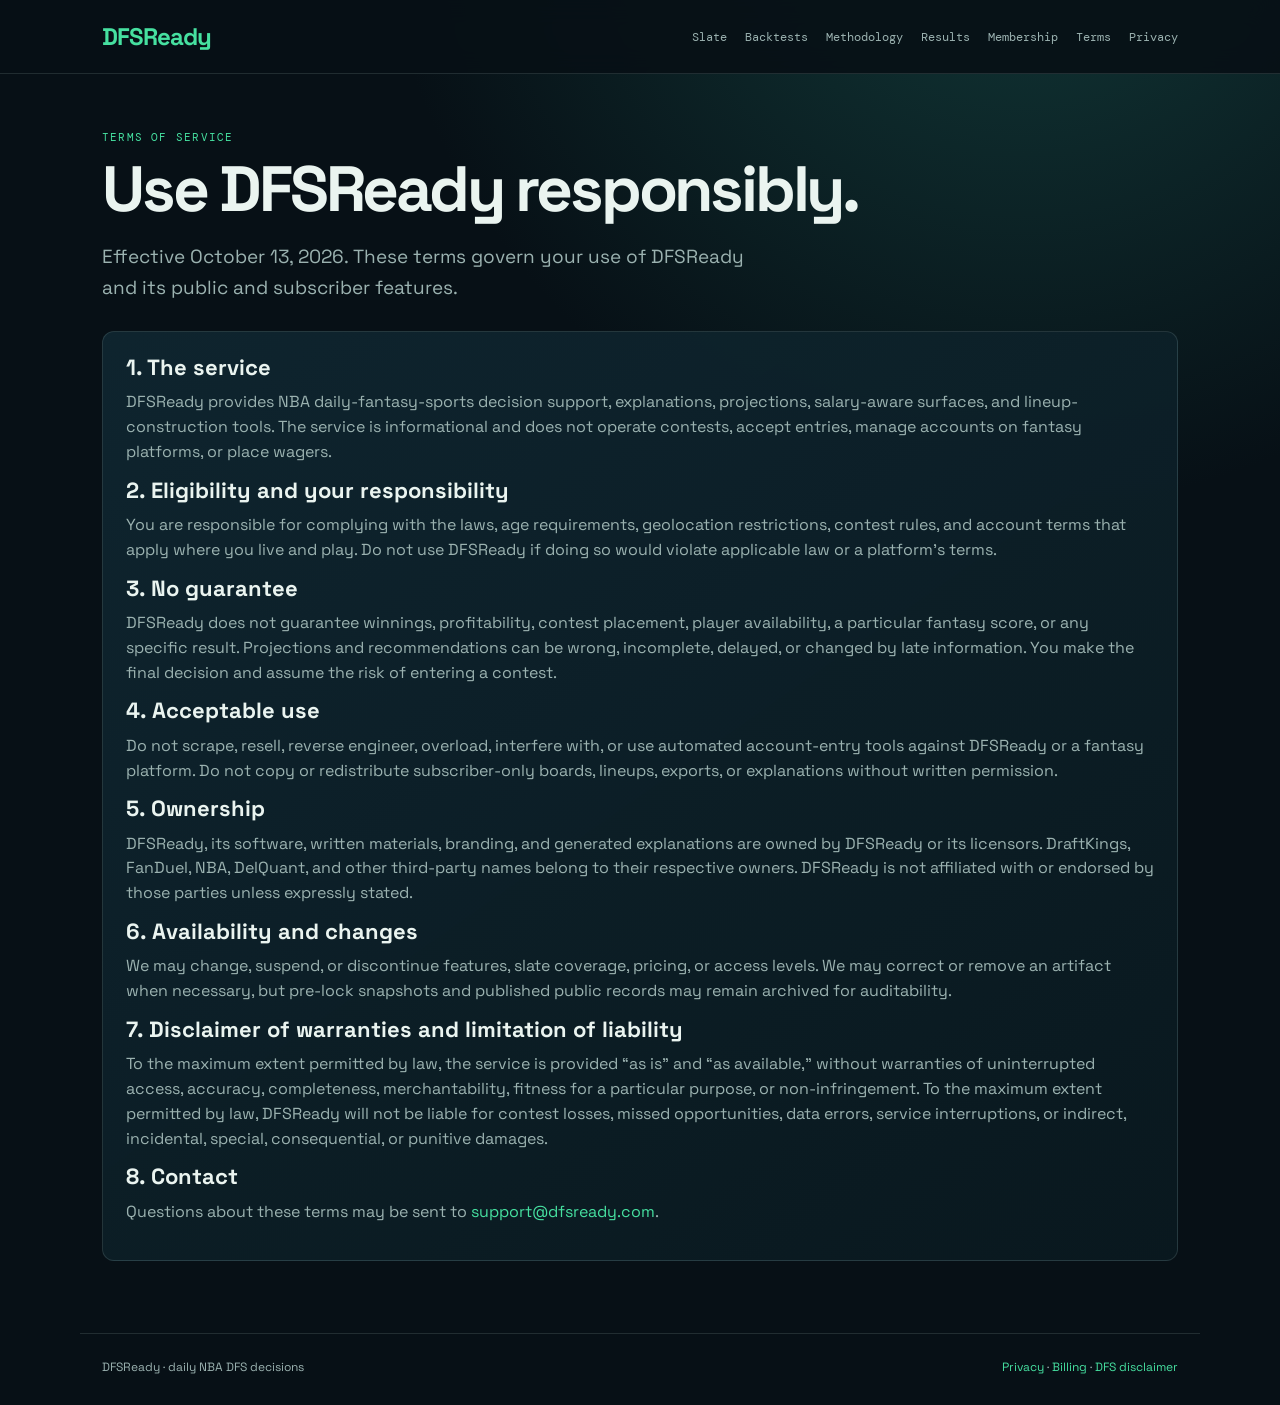
<file: terms.html>
<!doctype html>
<html lang="en">
<head><meta charset="utf-8"><meta name="viewport" content="width=device-width,initial-scale=1"><title>DFSReady — Terms of Service</title><meta name="description" content="Terms governing use of the DFSReady NBA DFS decision service."><link rel="stylesheet" href="assets/style.css"></head>
<body>
<header class="site-header"><div class="bar"><a class="brand" href="index.html">DFSReady</a><nav><a href="slate.html">Slate</a><a href="backtests.html">Backtests</a><a href="methodology.html">Methodology</a><a href="results.html">Results</a><a href="premium.html">Membership</a><a href="terms.html">Terms</a><a href="privacy.html">Privacy</a></nav></div></header>
<main class="shell"><p class="eyebrow">TERMS OF SERVICE</p><h1>Use DFSReady responsibly.</h1><p class="lede">Effective October 13, 2026. These terms govern your use of DFSReady and its public and subscriber features.</p><section class="card section-space"><h2>1. The service</h2><p>DFSReady provides NBA daily-fantasy-sports decision support, explanations, projections, salary-aware surfaces, and lineup-construction tools. The service is informational and does not operate contests, accept entries, manage accounts on fantasy platforms, or place wagers.</p><h2>2. Eligibility and your responsibility</h2><p>You are responsible for complying with the laws, age requirements, geolocation restrictions, contest rules, and account terms that apply where you live and play. Do not use DFSReady if doing so would violate applicable law or a platform’s terms.</p><h2>3. No guarantee</h2><p>DFSReady does not guarantee winnings, profitability, contest placement, player availability, a particular fantasy score, or any specific result. Projections and recommendations can be wrong, incomplete, delayed, or changed by late information. You make the final decision and assume the risk of entering a contest.</p><h2>4. Acceptable use</h2><p>Do not scrape, resell, reverse engineer, overload, interfere with, or use automated account-entry tools against DFSReady or a fantasy platform. Do not copy or redistribute subscriber-only boards, lineups, exports, or explanations without written permission.</p><h2>5. Ownership</h2><p>DFSReady, its software, written materials, branding, and generated explanations are owned by DFSReady or its licensors. DraftKings, FanDuel, NBA, DelQuant, and other third-party names belong to their respective owners. DFSReady is not affiliated with or endorsed by those parties unless expressly stated.</p><h2>6. Availability and changes</h2><p>We may change, suspend, or discontinue features, slate coverage, pricing, or access levels. We may correct or remove an artifact when necessary, but pre-lock snapshots and published public records may remain archived for auditability.</p><h2>7. Disclaimer of warranties and limitation of liability</h2><p>To the maximum extent permitted by law, the service is provided “as is” and “as available,” without warranties of uninterrupted access, accuracy, completeness, merchantability, fitness for a particular purpose, or non-infringement. To the maximum extent permitted by law, DFSReady will not be liable for contest losses, missed opportunities, data errors, service interruptions, or indirect, incidental, special, consequential, or punitive damages.</p><h2>8. Contact</h2><p>Questions about these terms may be sent to <a href="mailto:support@dfsready.com">support@dfsready.com</a>.</p></section></main>
<footer><div class="wrap footer-grid"><span>DFSReady · daily NBA DFS decisions</span><span><a href="privacy.html">Privacy</a> · <a href="billing.html">Billing</a> · <a href="legal.html">DFS disclaimer</a></span></div></footer>
</body></html>
</file>
<file: assets/style.css>
@import url('https://fonts.googleapis.com/css2?family=DM+Mono:wght@400;500&family=Space+Grotesk:wght@400;500;600;700&display=swap');
:root{--bg:#071016;--panel:#0d1c24;--panel2:#102731;--text:#eaf4f0;--muted:#9bb2b0;--green:#46e0a0;--orange:#f4b56c;--line:rgba(220,255,242,.12);--max:1120px}
*{box-sizing:border-box}html{scroll-behavior:smooth}body{margin:0;background:radial-gradient(circle at 80% -10%,#123a39 0,transparent 35%),var(--bg);color:var(--text);font-family:'Space Grotesk',system-ui,sans-serif;line-height:1.55}a{color:var(--green);text-decoration:none}a:hover{text-decoration:underline}.site-header{border-bottom:1px solid var(--line);background:rgba(7,16,22,.9);position:sticky;top:0;z-index:2;backdrop-filter:blur(12px)}.bar,.wrap{max-width:var(--max);margin:auto}.bar{padding:18px 22px;display:flex;align-items:center;justify-content:space-between;gap:18px}.brand{font-size:24px;font-weight:700;letter-spacing:-1px;color:var(--green)}nav{display:flex;gap:18px;flex-wrap:wrap;font:12px 'DM Mono',monospace}nav a{color:var(--muted)}nav a:hover{color:var(--green)}main{padding-bottom:40px}.wrap{padding:0 22px}.hero{padding-top:92px;padding-bottom:42px}.eyebrow{font:11px 'DM Mono',monospace;letter-spacing:.11em;color:var(--green);text-transform:uppercase;margin:0 0 12px}.hero h1{max-width:760px;font-size:clamp(42px,7vw,78px);line-height:1.02;letter-spacing:-.065em;margin:0 0 20px}.lede{max-width:720px;font-size:19px;color:var(--muted);line-height:1.6}.actions{margin:26px 0}.cta{display:inline-block;padding:11px 16px;border:1px solid var(--green);border-radius:7px;background:var(--green);color:#062019;font-weight:700;margin:5px 8px 5px 0}.cta.secondary{background:transparent;color:var(--green)}.notice{border-left:3px solid var(--orange);background:rgba(244,181,108,.08);padding:13px 15px;max-width:760px;color:#f2d4a8}.grid{display:grid;gap:16px}.three{grid-template-columns:repeat(3,1fr)}.card{border:1px solid var(--line);background:linear-gradient(145deg,rgba(16,39,49,.9),rgba(10,25,32,.92));border-radius:12px;padding:23px;margin-bottom:16px}.card h2{font-size:22px;line-height:1.15;margin:0 0 10px}.card p{color:var(--muted);margin:0 0 13px}.split{display:grid;grid-template-columns:1fr 1fr;gap:50px;padding-top:55px;padding-bottom:40px}.split h2{font-size:34px;letter-spacing:-.04em;margin:0 0 10px}.timeline{border-left:1px solid var(--green);padding-left:21px;display:grid;gap:20px;align-content:center}.timeline div{display:flex;gap:20px}.timeline b{font:13px 'DM Mono',monospace;color:var(--green);min-width:72px}.timeline span{color:var(--muted)}.dark-card{display:flex;align-items:center;justify-content:space-between;gap:24px;background:#0b171e}.dark-card div{max-width:700px}.muted{color:var(--muted)}.mono{font-family:'DM Mono',monospace}.decision{border-left:3px solid var(--green);padding:12px 14px;background:rgba(70,224,160,.06);margin:10px 0}.decision.warn{border-color:var(--orange);background:rgba(244,181,108,.06)}.decision strong,.decision small{display:block}.decision small{color:var(--muted);margin-top:4px}.pill{display:inline-block;border:1px solid var(--line);border-radius:100px;padding:5px 10px;color:var(--muted);font:11px 'DM Mono',monospace;margin:4px 4px 4px 0}.stat-grid{display:grid;grid-template-columns:repeat(4,1fr);gap:10px;margin:18px 0}.stat{padding:14px;border:1px solid var(--line);border-radius:8px}.stat b{display:block;color:var(--green);font-size:23px}.stat span{color:var(--muted);font:11px 'DM Mono',monospace}.table-wrap{overflow-x:auto}table{width:100%;border-collapse:collapse;min-width:600px}th,td{text-align:left;padding:11px;border-bottom:1px solid var(--line)}th{color:var(--muted);font:11px 'DM Mono',monospace;text-transform:uppercase}td.good{color:var(--green)}.footer-grid{border-top:1px solid var(--line);padding-top:24px;padding-bottom:28px;display:flex;justify-content:space-between;gap:16px;color:var(--muted);font-size:12px}.shell{max-width:var(--max);margin:auto;padding:56px 22px}.shell h1{font-size:clamp(38px,6vw,64px);line-height:1.05;letter-spacing:-.05em;margin:0 0 14px}.shell .lede{max-width:680px}.section-space{margin-top:28px}@media(max-width:760px){.bar{align-items:flex-start;flex-direction:column}.hero{padding-top:58px}.three,.split{grid-template-columns:1fr}.stat-grid{grid-template-columns:repeat(2,1fr)}.dark-card,.footer-grid{display:block}.footer-grid span{display:block;margin-bottom:8px}}
</file>
